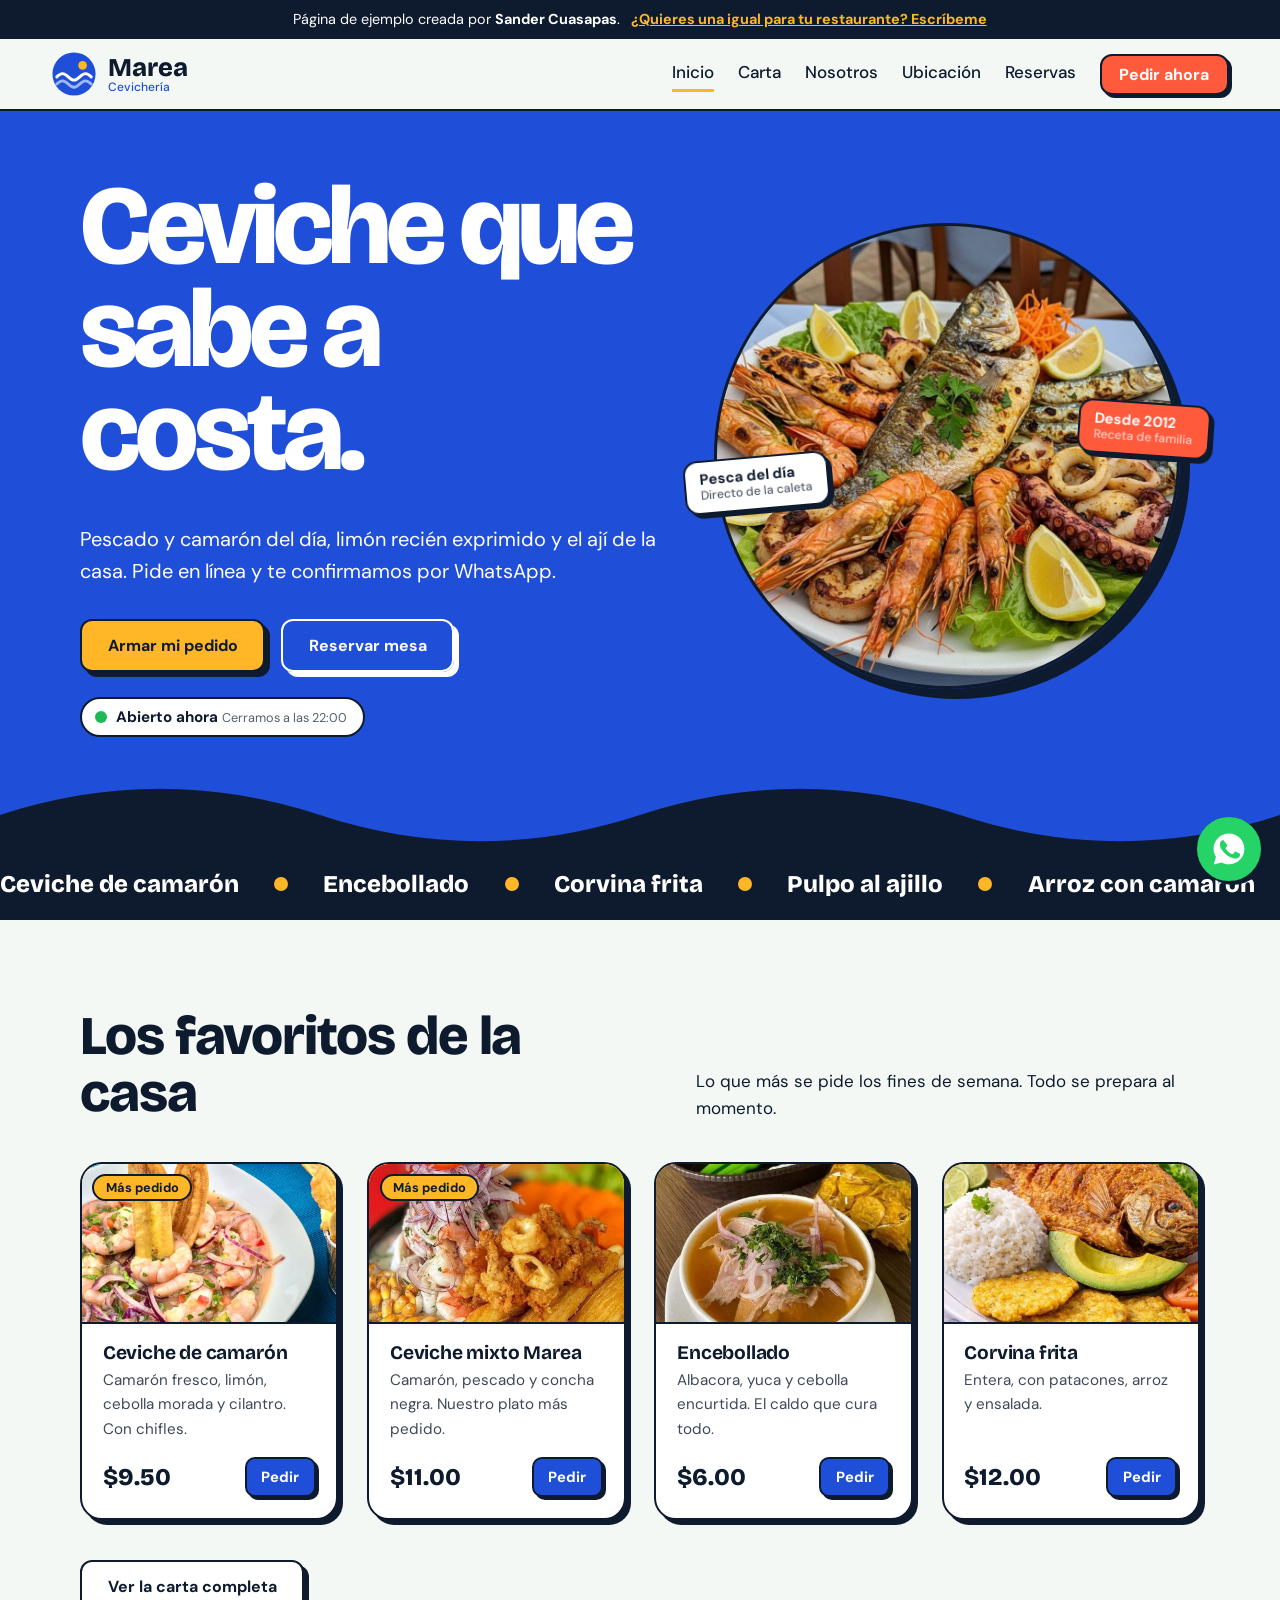
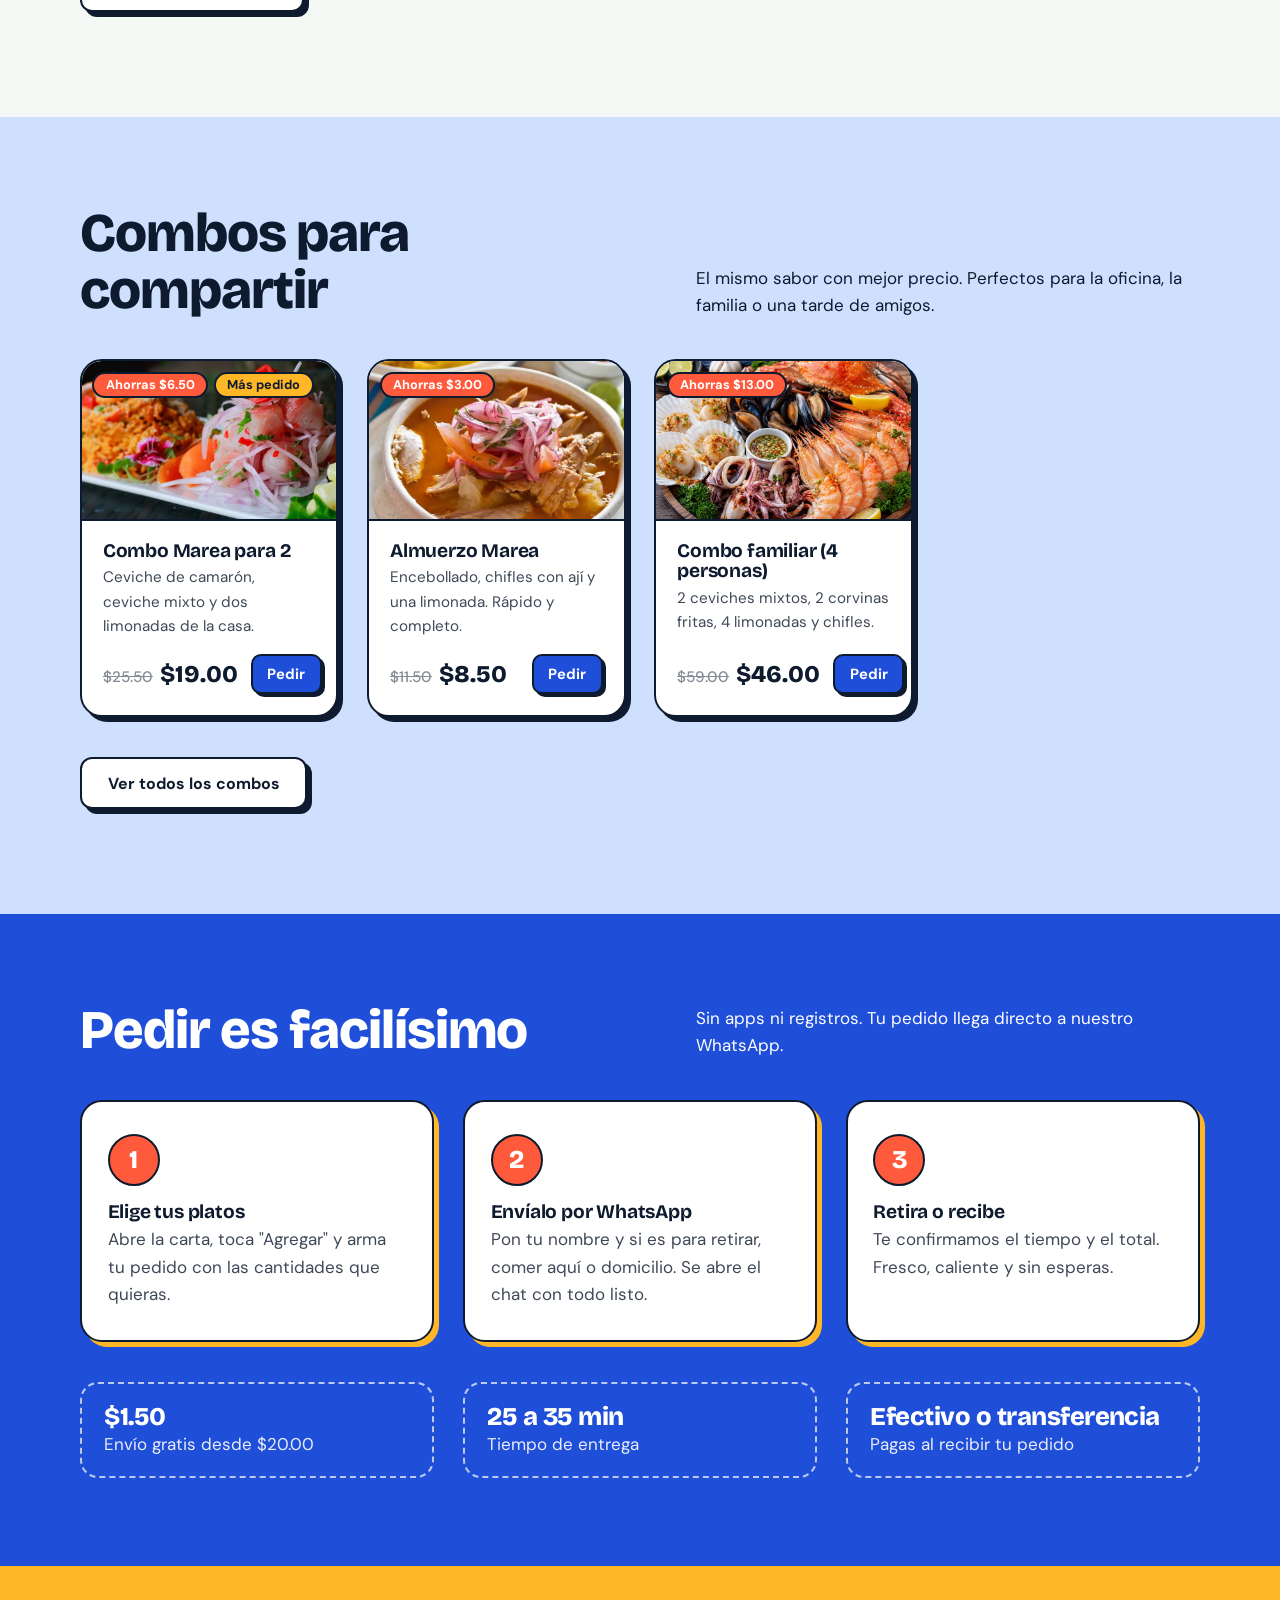
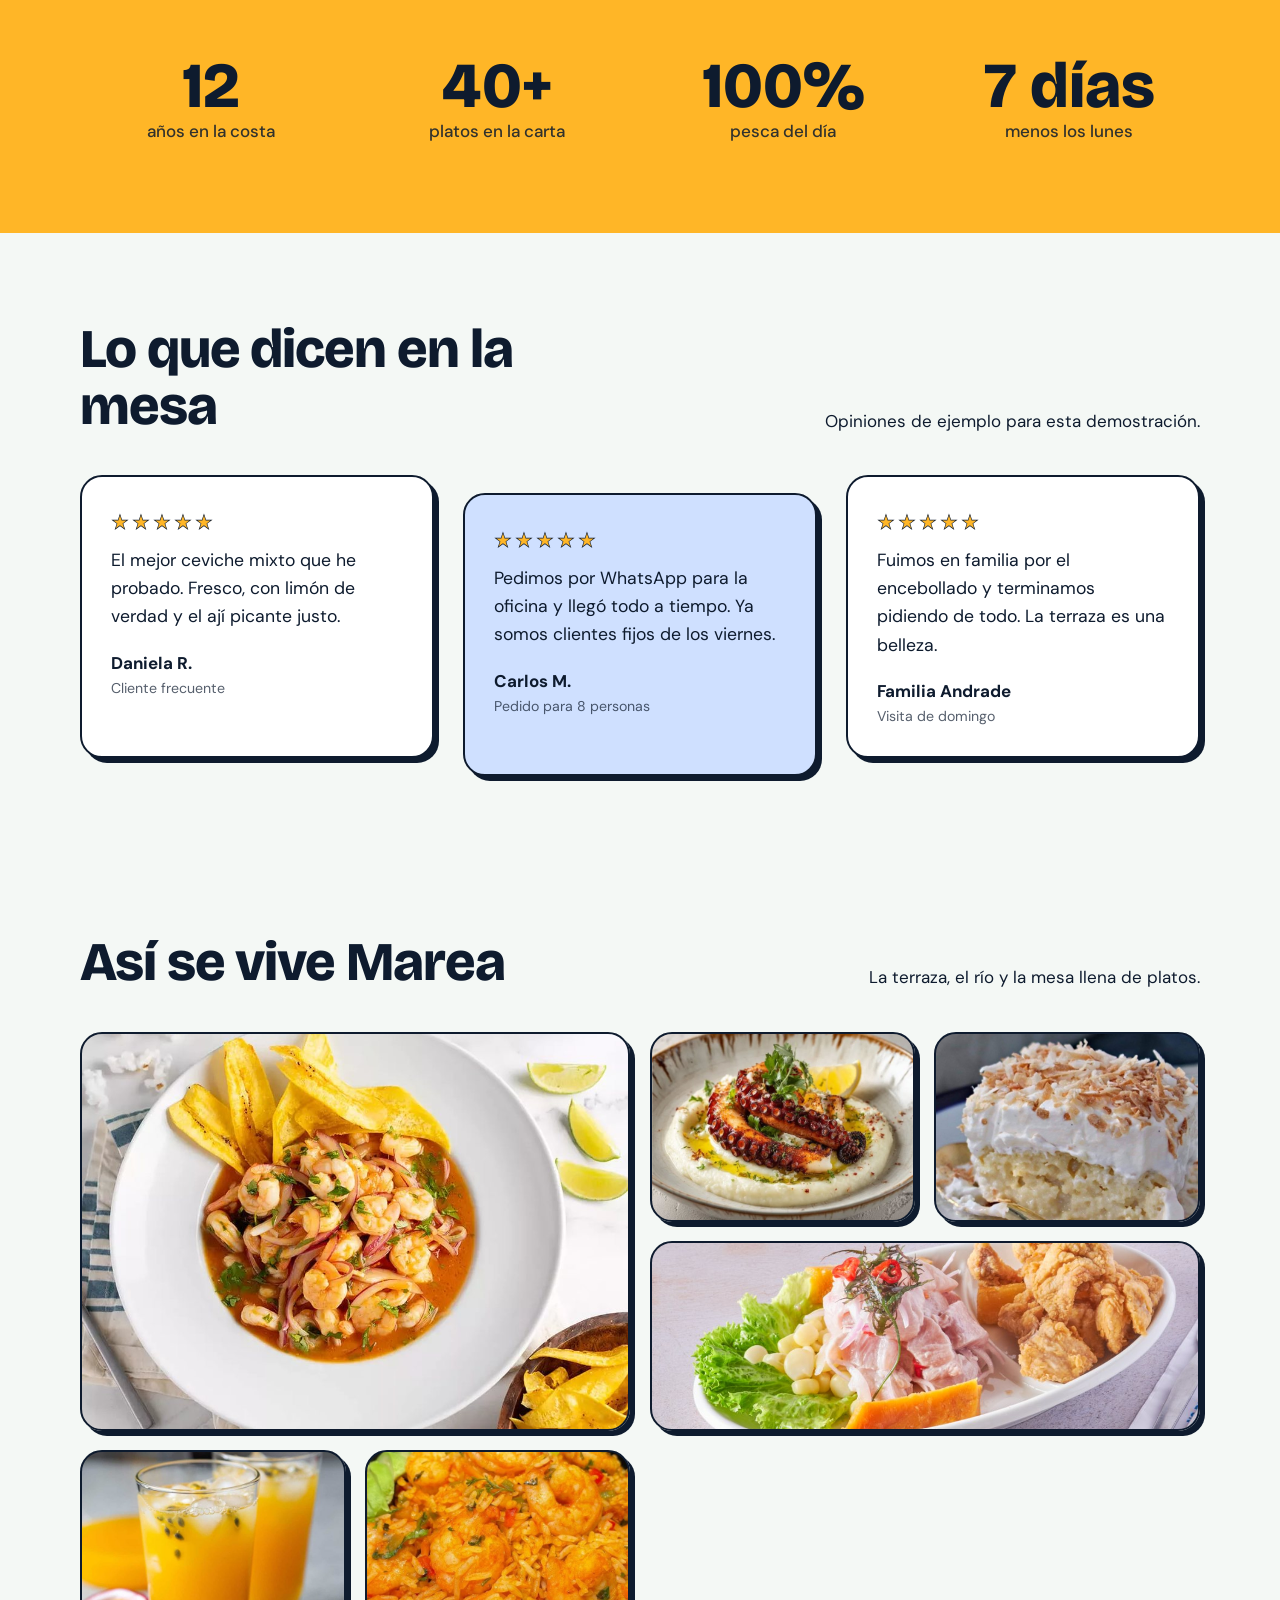
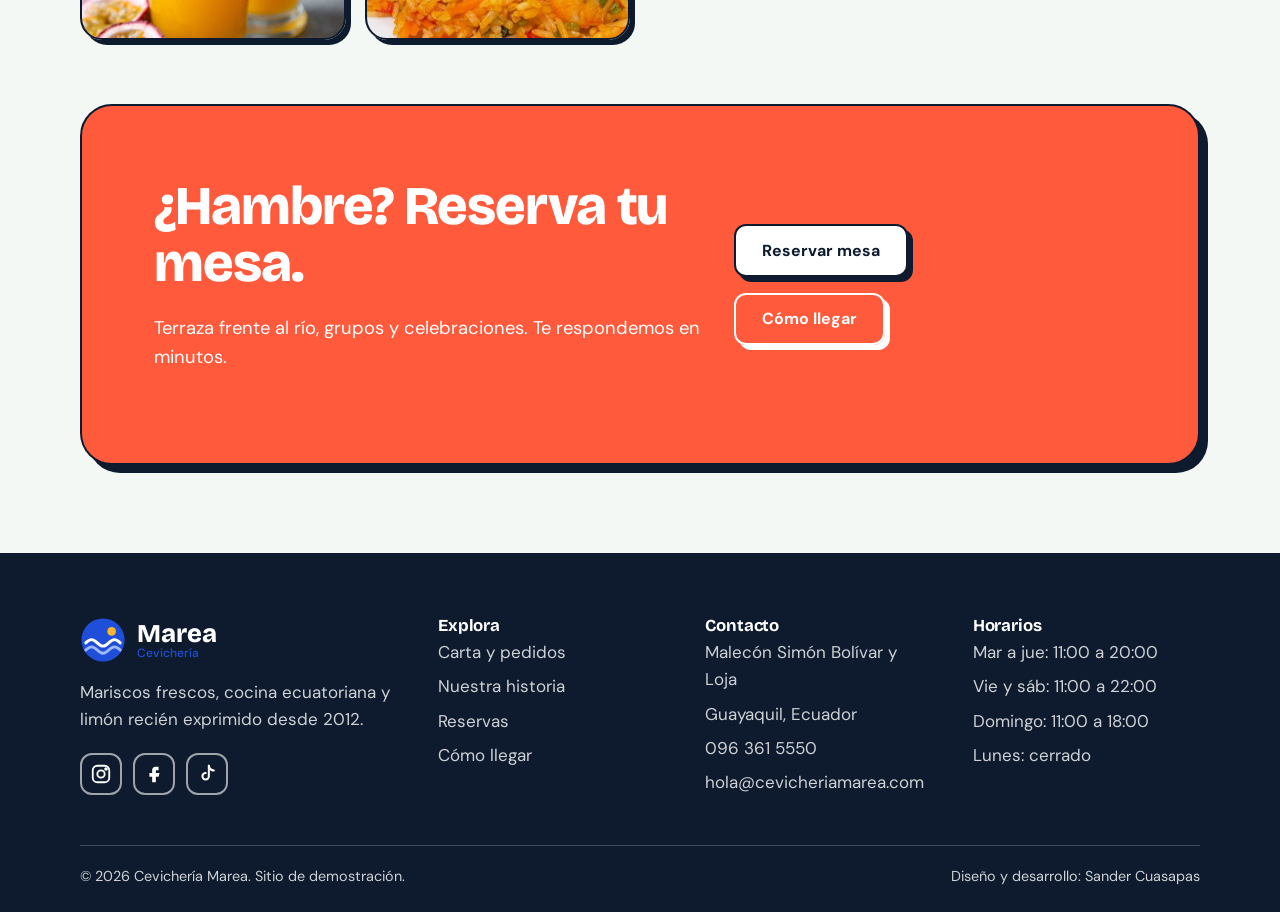
<file: index.html>
<!DOCTYPE html>
<html lang="es">
<head>
<meta charset="UTF-8">
<meta name="viewport" content="width=device-width, initial-scale=1">
<meta name="theme-color" content="#1F4FD8">
<title>Cevichería Marea | Ceviche y mariscos frescos</title>
<meta name="description" content="Cevichería Marea: ceviches, encebollado y mariscos del día. Pide por WhatsApp o reserva tu mesa.">
<meta property="og:title" content="Cevichería Marea | Ceviche y mariscos frescos">
<meta property="og:description" content="Ceviches, encebollado y mariscos del día. Pide por WhatsApp con domicilio o reserva tu mesa frente al río.">
<meta property="og:type" content="restaurant">
<meta property="og:locale" content="es_EC">
<link rel="icon" href="logo.svg" type="image/svg+xml">
<script type="application/ld+json">
{"@context":"https://schema.org","@type":"Restaurant","name":"Cevichería Marea","servesCuisine":["Ecuatoriana","Mariscos","Ceviches"],"priceRange":"$$","telephone":"+593963615550","email":"hola@cevicheriamarea.com","address":{"@type":"PostalAddress","streetAddress":"Malecón Simón Bolívar y Loja","addressLocality":"Guayaquil","addressCountry":"EC"},"openingHoursSpecification":[{"@type":"OpeningHoursSpecification","dayOfWeek":["Tuesday","Wednesday","Thursday"],"opens":"11:00","closes":"20:00"},{"@type":"OpeningHoursSpecification","dayOfWeek":["Friday","Saturday"],"opens":"11:00","closes":"22:00"},{"@type":"OpeningHoursSpecification","dayOfWeek":"Sunday","opens":"11:00","closes":"18:00"}],"acceptsReservations":"True","hasMenu":"carta.html"}
</script>
<link rel="preconnect" href="https://fonts.googleapis.com">
<link rel="preconnect" href="https://fonts.gstatic.com" crossorigin>
<link href="https://fonts.googleapis.com/css2?family=Bricolage+Grotesque:wght@500;700;800&family=DM+Sans:wght@400;500;700&display=swap" rel="stylesheet">
<link rel="stylesheet" href="style.css">
</head>
<body>
<div class="demo-bar">Página de ejemplo creada por <strong>Sander Cuasapas</strong>. <a href="#" data-wa-contacto>¿Quieres una igual para tu restaurante? Escríbeme</a></div>
<header class="site-header">
  <a href="index.html" class="brand" aria-label="Cevichería Marea, inicio">
    <svg class="logo" viewBox="0 0 64 64" aria-hidden="true"><circle cx="32" cy="32" r="30" fill="#1F4FD8"/><circle cx="44" cy="20" r="6" fill="#FFB627"/><path d="M8 36c6-6 10-6 16 0s10 6 16 0 10-6 16 0" fill="none" stroke="#fff" stroke-width="4" stroke-linecap="round"/><path d="M8 46c6-6 10-6 16 0s10 6 16 0 10-6 16 0" fill="none" stroke="#9FB8FF" stroke-width="4" stroke-linecap="round"/></svg>
    <span class="brand-name">Marea<small>Cevichería</small></span>
  </a>
  <button class="menu-toggle" aria-expanded="false" aria-controls="nav">Menú</button>
  <nav id="nav" class="nav">
    <a href="index.html" aria-current="page">Inicio</a>
    <a href="carta.html">Carta</a>
    <a href="nosotros.html">Nosotros</a>
    <a href="ubicacion.html">Ubicación</a>
    <a href="reservas.html">Reservas</a>
    <a href="carta.html#carta" class="btn btn-small">Pedir ahora</a>
  </nav>
</header>

<main>
<section class="hero">
  <div class="hero-inner">
    <div>
      <h1>Ceviche que sabe a costa.</h1>
      <p>Pescado y camarón del día, limón recién exprimido y el ají de la casa. Pide en línea y te confirmamos por WhatsApp.</p>
      <div class="hero-actions">
        <a class="btn btn-mango" href="carta.html#carta">Armar mi pedido</a>
        <a class="btn btn-ghost" href="reservas.html">Reservar mesa</a>
      </div>
      <span class="open-pill"><i></i><span><b>Revisando horario</b></span></span>
    </div>
    <div class="hero-art" data-foto="img/hero.jpg">
      <svg class="bowl" viewBox="0 0 420 390" role="img" aria-label="Plato de ceviche">
<ellipse cx="210" cy="362" rx="150" ry="16" fill="#0E1B2E" opacity=".25"/>
<g stroke="#0E1B2E" stroke-width="5" stroke-linejoin="round">
<rect x="22" y="118" width="84" height="28" rx="14" fill="#FFD25E" transform="rotate(-28 64 132)"/>
<rect x="34" y="158" width="78" height="26" rx="13" fill="#FFB627" transform="rotate(12 73 171)"/>
<path d="M62 196c0-86 66-130 148-130s148 44 148 130z" fill="#FFE3C6"/>
</g>
<g fill="none" stroke-linecap="round">
<path d="M118 160c-12-34 22-58 50-44 24 12 18 44-6 52" stroke="#0E1B2E" stroke-width="32"/>
<path d="M118 160c-12-34 22-58 50-44 24 12 18 44-6 52" stroke="#FF5A3C" stroke-width="22"/>
<path d="M232 128c-8-28 20-46 44-34 22 10 18 38-2 46" stroke="#0E1B2E" stroke-width="30"/>
<path d="M232 128c-8-28 20-46 44-34 22 10 18 38-2 46" stroke="#FF7A5C" stroke-width="20"/>
<path d="M170 100c20-14 44-8 54 8M262 168c18-12 40-6 52 10M96 120c10-10 24-12 34-6" stroke="#8E3B8E" stroke-width="9"/>
</g>
<g fill="#4CAF50" stroke="#0E1B2E" stroke-width="3"><ellipse cx="200" cy="150" rx="12" ry="6" transform="rotate(-30 200 150)"/><ellipse cx="150" cy="96" rx="11" ry="5" transform="rotate(25 150 96)"/><ellipse cx="300" cy="150" rx="12" ry="6" transform="rotate(20 300 150)"/><ellipse cx="248" cy="82" rx="10" ry="5" transform="rotate(-15 248 82)"/></g>
<g stroke="#0E1B2E" stroke-width="5" stroke-linejoin="round">
<path d="M42 186h336c4 0 8 4 8 10s-4 10-8 10H42c-4 0-8-4-8-10s4-10 8-10z" fill="#fff"/>
<path d="M50 206h320c0 96-72 152-160 152S50 302 50 206z" fill="#fff"/>
</g>
<path d="M82 252c19-14 38-14 57 0s38 14 57 0 38-14 57 0 38 14 57 0" fill="none" stroke="#1F4FD8" stroke-width="8" stroke-linecap="round"/>
<path d="M104 292c17-12 34-12 51 0s34 12 51 0 34-12 51 0" fill="none" stroke="#9FB8FF" stroke-width="8" stroke-linecap="round"/>
<g transform="rotate(18 340 170)" stroke="#0E1B2E" stroke-width="5" stroke-linejoin="round">
<path d="M290 190a52 52 0 0 1 104 0z" fill="#9BD65B"/><path d="M302 188a40 40 0 0 1 80 0z" fill="#E8F7C0" stroke-width="3"/>
<path d="M342 188v-38M342 188l-26-28M342 188l26-28" stroke-width="3" fill="none"/></g>
</svg>
      <div class="sticker s1">Pesca del día<small>Directo de la caleta</small></div>
      <div class="sticker s2">Desde 2012<small>Receta de familia</small></div>
    </div>
  </div>
  <svg class="wave-bottom" viewBox="0 0 1440 70" preserveAspectRatio="none" aria-hidden="true"><path d="M0 35c120-35 240-35 360 0s240 35 360 0 240-35 360 0 240 35 360 0V70H0z" fill="#0E1B2E"/></svg>
</section>

<div class="marquee" aria-hidden="true"><div class="marquee-track">
  <span>Ceviche de camarón</span><span>Encebollado</span><span>Corvina frita</span><span>Pulpo al ajillo</span><span>Arroz con camarón</span><span>Limonada de la casa</span>
  <span>Ceviche de camarón</span><span>Encebollado</span><span>Corvina frita</span><span>Pulpo al ajillo</span><span>Arroz con camarón</span><span>Limonada de la casa</span>
</div></div>

<section class="section">
  <div class="container">
    <div class="section-head">
      <h2>Los favoritos de la casa</h2>
      <p>Lo que más se pide los fines de semana. Todo se prepara al momento.</p>
    </div>
    <div class="dishes" id="favoritos"></div>
    <p style="margin-top:2.5rem"><a class="btn btn-light" href="carta.html">Ver la carta completa</a></p>
  </div>
</section>

<section class="section bg-sky">
  <div class="container">
    <div class="section-head">
      <h2>Combos para compartir</h2>
      <p>El mismo sabor con mejor precio. Perfectos para la oficina, la familia o una tarde de amigos.</p>
    </div>
    <div class="dishes" id="combos-home"></div>
    <p style="margin-top:2.5rem"><a class="btn btn-light" href="carta.html#combos">Ver todos los combos</a></p>
  </div>
</section>

<section class="section bg-cobalt">
  <div class="container">
    <div class="section-head"><h2>Pedir es facilísimo</h2><p>Sin apps ni registros. Tu pedido llega directo a nuestro WhatsApp.</p></div>
    <div class="steps">
      <div class="step"><h3>Elige tus platos</h3><p>Abre la carta, toca "Agregar" y arma tu pedido con las cantidades que quieras.</p></div>
      <div class="step"><h3>Envíalo por WhatsApp</h3><p>Pon tu nombre y si es para retirar, comer aquí o domicilio. Se abre el chat con todo listo.</p></div>
      <div class="step"><h3>Retira o recibe</h3><p>Te confirmamos el tiempo y el total. Fresco, caliente y sin esperas.</p></div>
    </div>
    <ul class="perks">
      <li><strong id="perk-envio">$1.50</strong><span id="perk-gratis">Domicilio</span></li>
      <li><strong id="perk-tiempo">25 a 35 min</strong><span>Tiempo de entrega</span></li>
      <li><strong>Efectivo o transferencia</strong><span>Pagas al recibir tu pedido</span></li>
    </ul>
  </div>
</section>

<section class="section bg-mango">
  <div class="container stats">
    <div><strong>12</strong><span>años en la costa</span></div>
    <div><strong>40+</strong><span>platos en la carta</span></div>
    <div><strong>100%</strong><span>pesca del día</span></div>
    <div><strong>7 días</strong><span>menos los lunes</span></div>
  </div>
</section>

<section class="section">
  <div class="container">
    <div class="section-head"><h2>Lo que dicen en la mesa</h2><p>Opiniones de ejemplo para esta demostración.</p></div>
    <div class="quotes">
      <blockquote class="quote" style="margin:0"><div class="stars" role="img" aria-label="5 de 5 estrellas">★★★★★</div><p>El mejor ceviche mixto que he probado. Fresco, con limón de verdad y el ají picante justo.</p><footer>Daniela R.<small>Cliente frecuente</small></footer></blockquote>
      <blockquote class="quote" style="margin:0"><div class="stars" role="img" aria-label="5 de 5 estrellas">★★★★★</div><p>Pedimos por WhatsApp para la oficina y llegó todo a tiempo. Ya somos clientes fijos de los viernes.</p><footer>Carlos M.<small>Pedido para 8 personas</small></footer></blockquote>
      <blockquote class="quote" style="margin:0"><div class="stars" role="img" aria-label="5 de 5 estrellas">★★★★★</div><p>Fuimos en familia por el encebollado y terminamos pidiendo de todo. La terraza es una belleza.</p><footer>Familia Andrade<small>Visita de domingo</small></footer></blockquote>
    </div>
  </div>
</section>

<section class="section" style="padding-bottom:2rem" data-galeria hidden>
  <div class="container">
    <div class="section-head"><h2>Así se vive Marea</h2><p>La terraza, el río y la mesa llena de platos.</p></div>
    <div class="galeria">
      <figure class="g1" data-foto="img/g1.jpg"></figure>
      <figure data-foto="img/g2.jpg"></figure>
      <figure data-foto="img/g3.jpg"></figure>
      <figure class="g4" data-foto="img/g4.jpg"></figure>
      <figure data-foto="img/g5.jpg"></figure>
      <figure data-foto="img/g6.jpg"></figure>
    </div>
  </div>
</section>

<section class="section" style="padding-top:2rem">
  <div class="container">
    <div class="cta-band">
      <div><h2>¿Hambre? Reserva tu mesa.</h2><p>Terraza frente al río, grupos y celebraciones. Te respondemos en minutos.</p></div>
      <div class="cta-actions">
        <a class="btn btn-light" href="reservas.html">Reservar mesa</a>
        <a class="btn btn-ghost" href="ubicacion.html">Cómo llegar</a>
      </div>
    </div>
  </div>
</section>
</main>

<footer class="site-footer">
  <div class="container">
    <div class="foot-grid">
      <div class="foot-brand">
        <a href="index.html" class="brand"><svg class="logo" viewBox="0 0 64 64" aria-hidden="true"><circle cx="32" cy="32" r="30" fill="#1F4FD8"/><circle cx="44" cy="20" r="6" fill="#FFB627"/><path d="M8 36c6-6 10-6 16 0s10 6 16 0 10-6 16 0" fill="none" stroke="#fff" stroke-width="4" stroke-linecap="round"/><path d="M8 46c6-6 10-6 16 0s10 6 16 0 10-6 16 0" fill="none" stroke="#9FB8FF" stroke-width="4" stroke-linecap="round"/></svg><span class="brand-name">Marea<small>Cevichería</small></span></a>
        <p style="margin-top:1rem">Mariscos frescos, cocina ecuatoriana y limón recién exprimido desde 2012.</p>
        <div class="socials" data-redes></div>
      </div>
      <div><h3>Explora</h3><ul><li><a href="carta.html">Carta y pedidos</a></li><li><a href="nosotros.html">Nuestra historia</a></li><li><a href="reservas.html">Reservas</a></li><li><a href="ubicacion.html">Cómo llegar</a></li></ul></div>
      <div><h3>Contacto</h3><ul><li>Malecón Simón Bolívar y Loja</li><li>Guayaquil, Ecuador</li><li><a href="tel:+593963615550">096 361 5550</a></li><li><a href="mailto:hola@cevicheriamarea.com">hola@cevicheriamarea.com</a></li></ul></div>
      <div><h3>Horarios</h3><ul><li>Mar a jue: 11:00 a 20:00</li><li>Vie y sáb: 11:00 a 22:00</li><li>Domingo: 11:00 a 18:00</li><li>Lunes: cerrado</li></ul></div>
    </div>
    <div class="foot-bottom"><p>&copy; <span data-year>2026</span> Cevichería Marea. Sitio de demostración.</p><p>Diseño y desarrollo: Sander Cuasapas</p></div>
  </div>
</footer>
<a class="wa-float" data-wa="Hola, quiero hacer una consulta." aria-label="Escríbenos por WhatsApp"><svg viewBox="0 0 32 32" aria-hidden="true"><path d="M16 3C8.8 3 3 8.7 3 15.8c0 2.5.7 4.8 2 6.8L3.2 29l6.6-1.7c1.9 1 4 1.6 6.2 1.6 7.2 0 13-5.8 13-12.9S23.200 3 16 3z" fill="#fff"/><path d="M12 9.500c-.4-.8-.8-.8-1.200-.8-.3 0-.7 0-1.100.4-.4.400-1.400 1.400-1.400 3.400s1.500 3.900 1.700 4.200c.2.300 2.900 4.600 7.200 6.300 3.500 1.400 4.300 1.100 5 1 .8-.1 2.500-1 2.800-2 .4-1 .4-1.800.2-2-.1-.2-.4-.3-.8-.5l-2.600-1.200c-.4-.2-.7-.3-1 .2-.3.400-1.100 1.400-1.300 1.700-.3.300-.5.300-.9.100-.4-.2-1.700-.6-3.200-2-1.200-1.100-2-2.400-2.200-2.800-.2-.4 0-.6.200-.8l.6-.7c.2-.2.3-.4.400-.7.100-.3.100-.5 0-.7z" fill="#25D366"/></svg></a>
<script src="arte.js"></script>
<script src="script.js"></script>
</body>
</html>
</file>
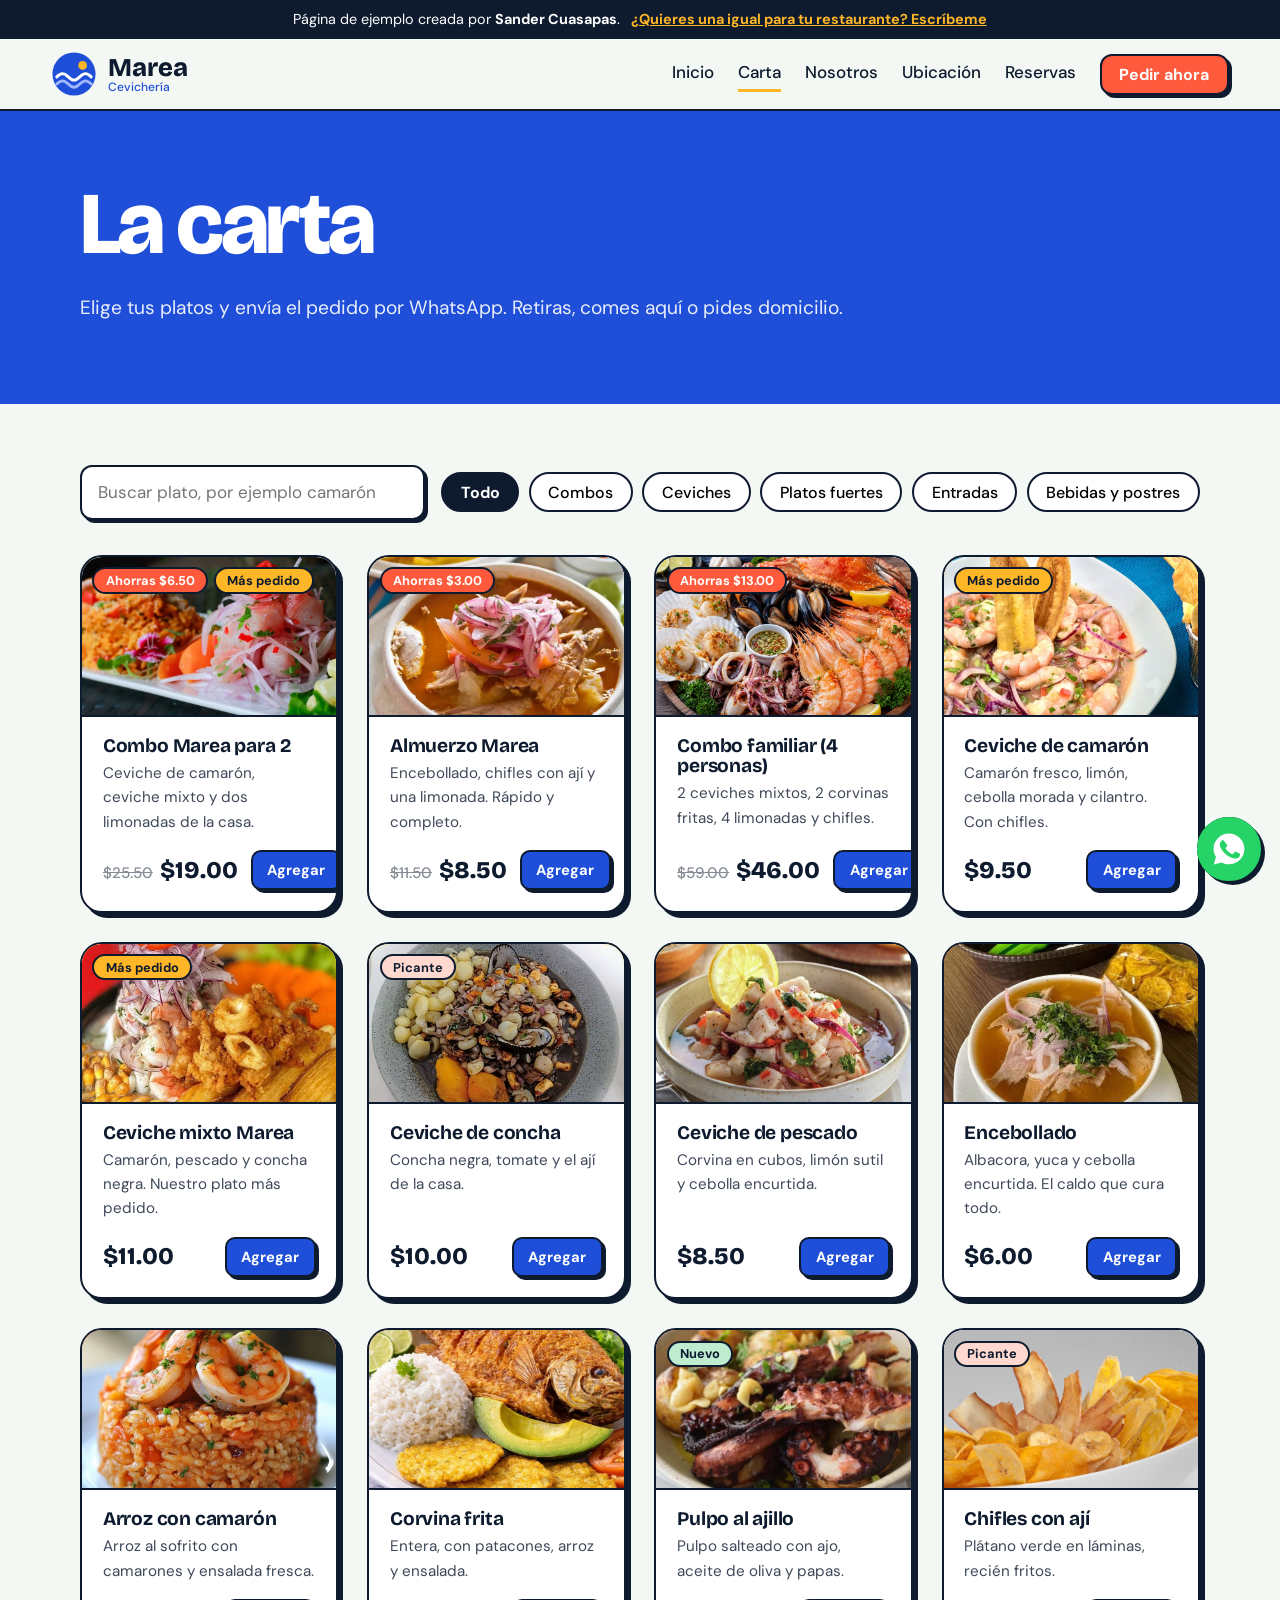
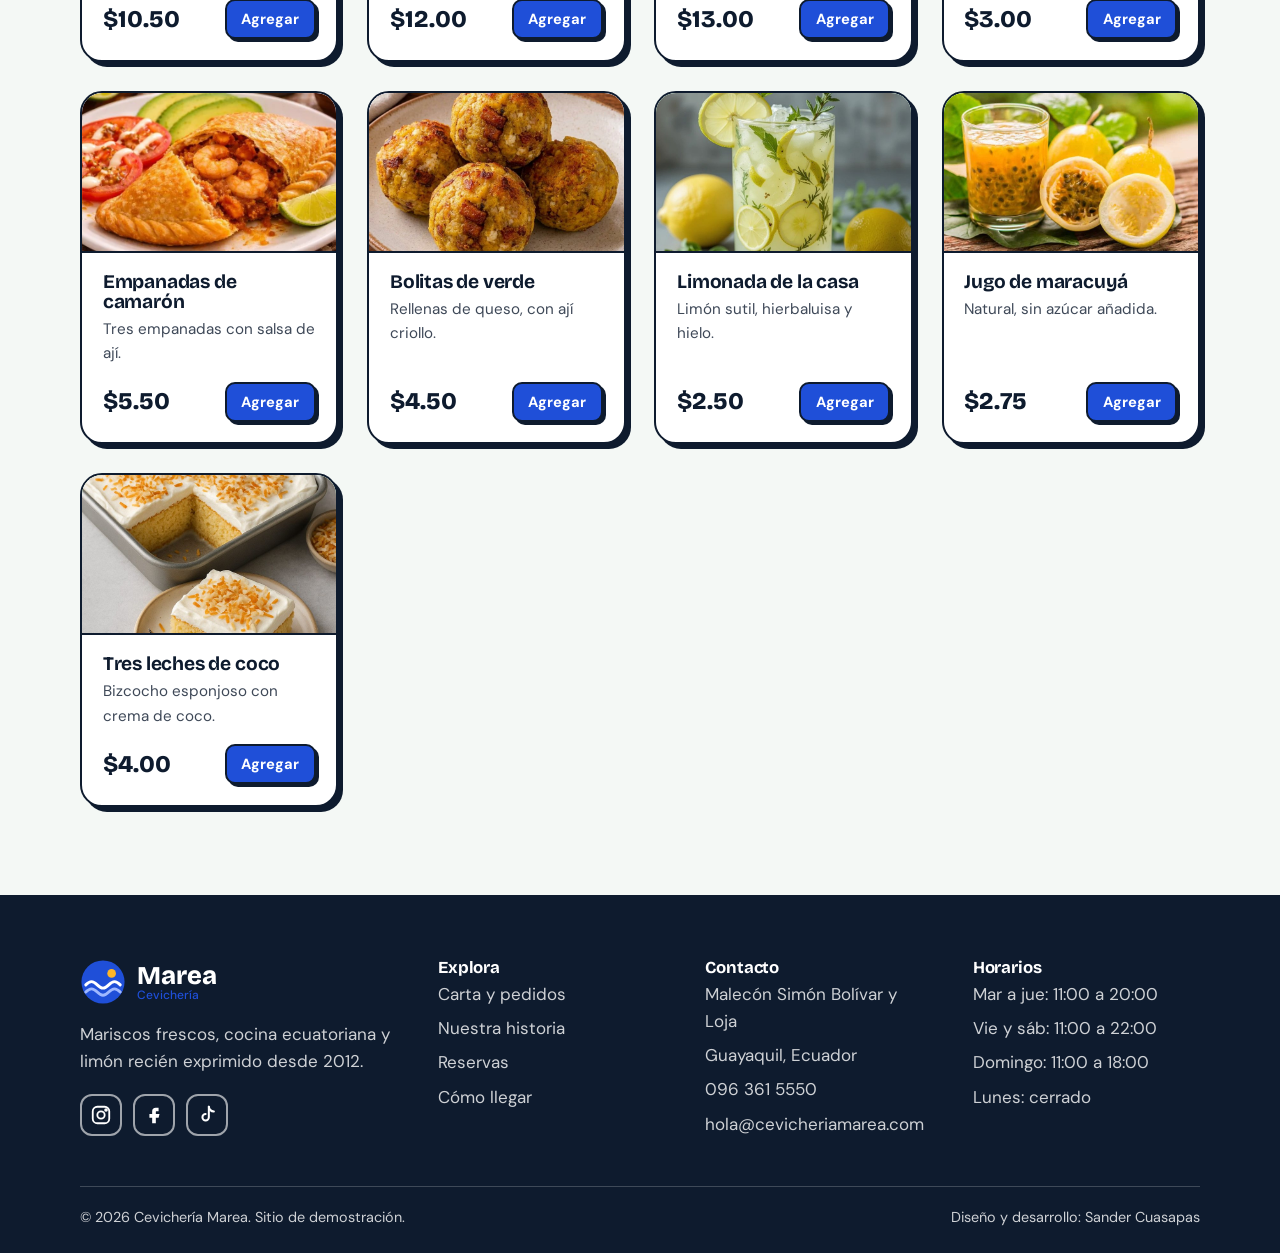
<file: carta.html>
<!DOCTYPE html>
<html lang="es">
<head>
<meta charset="UTF-8">
<meta name="viewport" content="width=device-width, initial-scale=1">
<meta name="theme-color" content="#1F4FD8">
<title>Carta y pedidos | Cevichería Marea</title>
<meta name="description" content="Mira la carta de Cevichería Marea y haz tu pedido en línea por WhatsApp.">
<link rel="icon" href="logo.svg" type="image/svg+xml">
<link rel="preconnect" href="https://fonts.googleapis.com">
<link rel="preconnect" href="https://fonts.gstatic.com" crossorigin>
<link href="https://fonts.googleapis.com/css2?family=Bricolage+Grotesque:wght@500;700;800&family=DM+Sans:wght@400;500;700&display=swap" rel="stylesheet">
<link rel="stylesheet" href="style.css">
</head>
<body>
<div class="demo-bar">Página de ejemplo creada por <strong>Sander Cuasapas</strong>. <a href="#" data-wa-contacto>¿Quieres una igual para tu restaurante? Escríbeme</a></div>
<header class="site-header">
  <a href="index.html" class="brand" aria-label="Cevichería Marea, inicio">
    <svg class="logo" viewBox="0 0 64 64" aria-hidden="true"><circle cx="32" cy="32" r="30" fill="#1F4FD8"/><circle cx="44" cy="20" r="6" fill="#FFB627"/><path d="M8 36c6-6 10-6 16 0s10 6 16 0 10-6 16 0" fill="none" stroke="#fff" stroke-width="4" stroke-linecap="round"/><path d="M8 46c6-6 10-6 16 0s10 6 16 0 10-6 16 0" fill="none" stroke="#9FB8FF" stroke-width="4" stroke-linecap="round"/></svg>
    <span class="brand-name">Marea<small>Cevichería</small></span>
  </a>
  <button class="menu-toggle" aria-expanded="false" aria-controls="nav">Menú</button>
  <nav id="nav" class="nav">
    <a href="index.html">Inicio</a>
    <a href="carta.html" aria-current="page">Carta</a>
    <a href="nosotros.html">Nosotros</a>
    <a href="ubicacion.html">Ubicación</a>
    <a href="reservas.html">Reservas</a>
    <a href="carta.html#carta" class="btn btn-small">Pedir ahora</a>
  </nav>
</header>

<main>
<section class="page-hero"><div class="container">
  <h1>La carta</h1>
  <p>Elige tus platos y envía el pedido por WhatsApp. Retiras, comes aquí o pides domicilio.</p>
</div></section>

<section class="section" id="carta" style="padding-top:3rem">
  <div class="container">
    <div class="toolbar">
      <div class="search"><input type="search" id="buscar" placeholder="Buscar plato, por ejemplo camarón" aria-label="Buscar plato"></div>
      <div class="chips" id="chips"></div>
    </div>
    <div class="dishes" id="carta-grid"></div>
    <p class="empty" id="empty">No encontramos ese plato. Prueba con otra palabra o escríbenos por WhatsApp.</p>
  </div>
</section>
</main>

<div class="cartbar" id="cartbar" hidden>
  <button id="open-cart" type="button"><b id="cart-count">0</b> <span>Ver mi pedido</span> <strong id="cart-total">$0.00</strong></button>
</div>
<div class="overlay" id="overlay"></div>
<aside class="drawer" id="drawer" aria-hidden="true" aria-label="Tu pedido">
  <div class="drawer-head"><h2>Tu pedido</h2><button class="close" id="close-cart" type="button">Cerrar</button></div>
  <div class="drawer-body">
    <ul class="lines" id="cart-lines"></ul>
    <form id="order-form" class="drawer-form" novalidate>
      <label>Tu nombre<input type="text" name="nombre" autocomplete="name"></label>
      <label>¿Cómo lo quieres?
        <select name="tipo"><option>Retiro en el local</option><option>Comer en el local</option><option>Domicilio</option></select>
      </label>
      <label id="dir-wrap" hidden>Dirección de entrega<input type="text" name="direccion" autocomplete="street-address" placeholder="Calle, número y una referencia"></label>
      <div class="envio-nota" id="envio-nota" hidden><span id="envio-texto"></span><div class="barra"><i id="envio-barra"></i></div></div>
      <label>Notas (opcional)<textarea name="notas" placeholder="Sin cebolla, el ají aparte, etc."></textarea></label>
      <p class="form-error" id="order-error" role="alert" hidden></p>
    </form>
  </div>
  <div class="drawer-foot">
    <div class="totals"><div><span>Subtotal</span><span id="cart-sub">$0.00</span></div><div id="row-envio" hidden><span>Envío</span><span id="cart-envio">$0.00</span></div></div>
    <div class="total"><span>Total</span><span id="cart-total-big">$0.00</span></div>
    <button class="btn btn-wa" type="submit" form="order-form" id="send-order">Enviar pedido por WhatsApp</button>
  </div>
</aside>

<footer class="site-footer">
  <div class="container">
    <div class="foot-grid">
      <div class="foot-brand">
        <a href="index.html" class="brand"><svg class="logo" viewBox="0 0 64 64" aria-hidden="true"><circle cx="32" cy="32" r="30" fill="#1F4FD8"/><circle cx="44" cy="20" r="6" fill="#FFB627"/><path d="M8 36c6-6 10-6 16 0s10 6 16 0 10-6 16 0" fill="none" stroke="#fff" stroke-width="4" stroke-linecap="round"/><path d="M8 46c6-6 10-6 16 0s10 6 16 0 10-6 16 0" fill="none" stroke="#9FB8FF" stroke-width="4" stroke-linecap="round"/></svg><span class="brand-name">Marea<small>Cevichería</small></span></a>
        <p style="margin-top:1rem">Mariscos frescos, cocina ecuatoriana y limón recién exprimido desde 2012.</p>
        <div class="socials" data-redes></div>
      </div>
      <div><h3>Explora</h3><ul><li><a href="carta.html">Carta y pedidos</a></li><li><a href="nosotros.html">Nuestra historia</a></li><li><a href="reservas.html">Reservas</a></li><li><a href="ubicacion.html">Cómo llegar</a></li></ul></div>
      <div><h3>Contacto</h3><ul><li>Malecón Simón Bolívar y Loja</li><li>Guayaquil, Ecuador</li><li><a href="tel:+593963615550">096 361 5550</a></li><li><a href="mailto:hola@cevicheriamarea.com">hola@cevicheriamarea.com</a></li></ul></div>
      <div><h3>Horarios</h3><ul><li>Mar a jue: 11:00 a 20:00</li><li>Vie y sáb: 11:00 a 22:00</li><li>Domingo: 11:00 a 18:00</li><li>Lunes: cerrado</li></ul></div>
    </div>
    <div class="foot-bottom"><p>&copy; <span data-year>2026</span> Cevichería Marea. Sitio de demostración.</p><p>Diseño y desarrollo: Sander Cuasapas</p></div>
  </div>
</footer>
<a class="wa-float" data-wa="Hola, quiero hacer una consulta." aria-label="Escríbenos por WhatsApp"><svg viewBox="0 0 32 32" aria-hidden="true"><path d="M16 3C8.8 3 3 8.7 3 15.8c0 2.5.7 4.8 2 6.8L3.2 29l6.6-1.7c1.9 1 4 1.6 6.2 1.6 7.2 0 13-5.8 13-12.9S23.200 3 16 3z" fill="#fff"/><path d="M12 9.500c-.4-.8-.8-.8-1.200-.8-.3 0-.7 0-1.100.4-.4.400-1.400 1.400-1.400 3.400s1.500 3.900 1.700 4.200c.2.300 2.900 4.600 7.200 6.300 3.500 1.400 4.300 1.100 5 1 .8-.1 2.500-1 2.800-2 .4-1 .4-1.800.2-2-.1-.2-.4-.3-.8-.5l-2.600-1.200c-.4-.2-.7-.3-1 .2-.3.400-1.100 1.400-1.300 1.700-.3.300-.5.300-.9.100-.4-.2-1.700-.6-3.200-2-1.200-1.100-2-2.400-2.200-2.800-.2-.4 0-.6.200-.8l.6-.7c.2-.2.3-.4.400-.7.100-.3.100-.5 0-.7z" fill="#25D366"/></svg></a>
<script src="arte.js"></script>
<script src="script.js"></script>
</body>
</html>
</file>
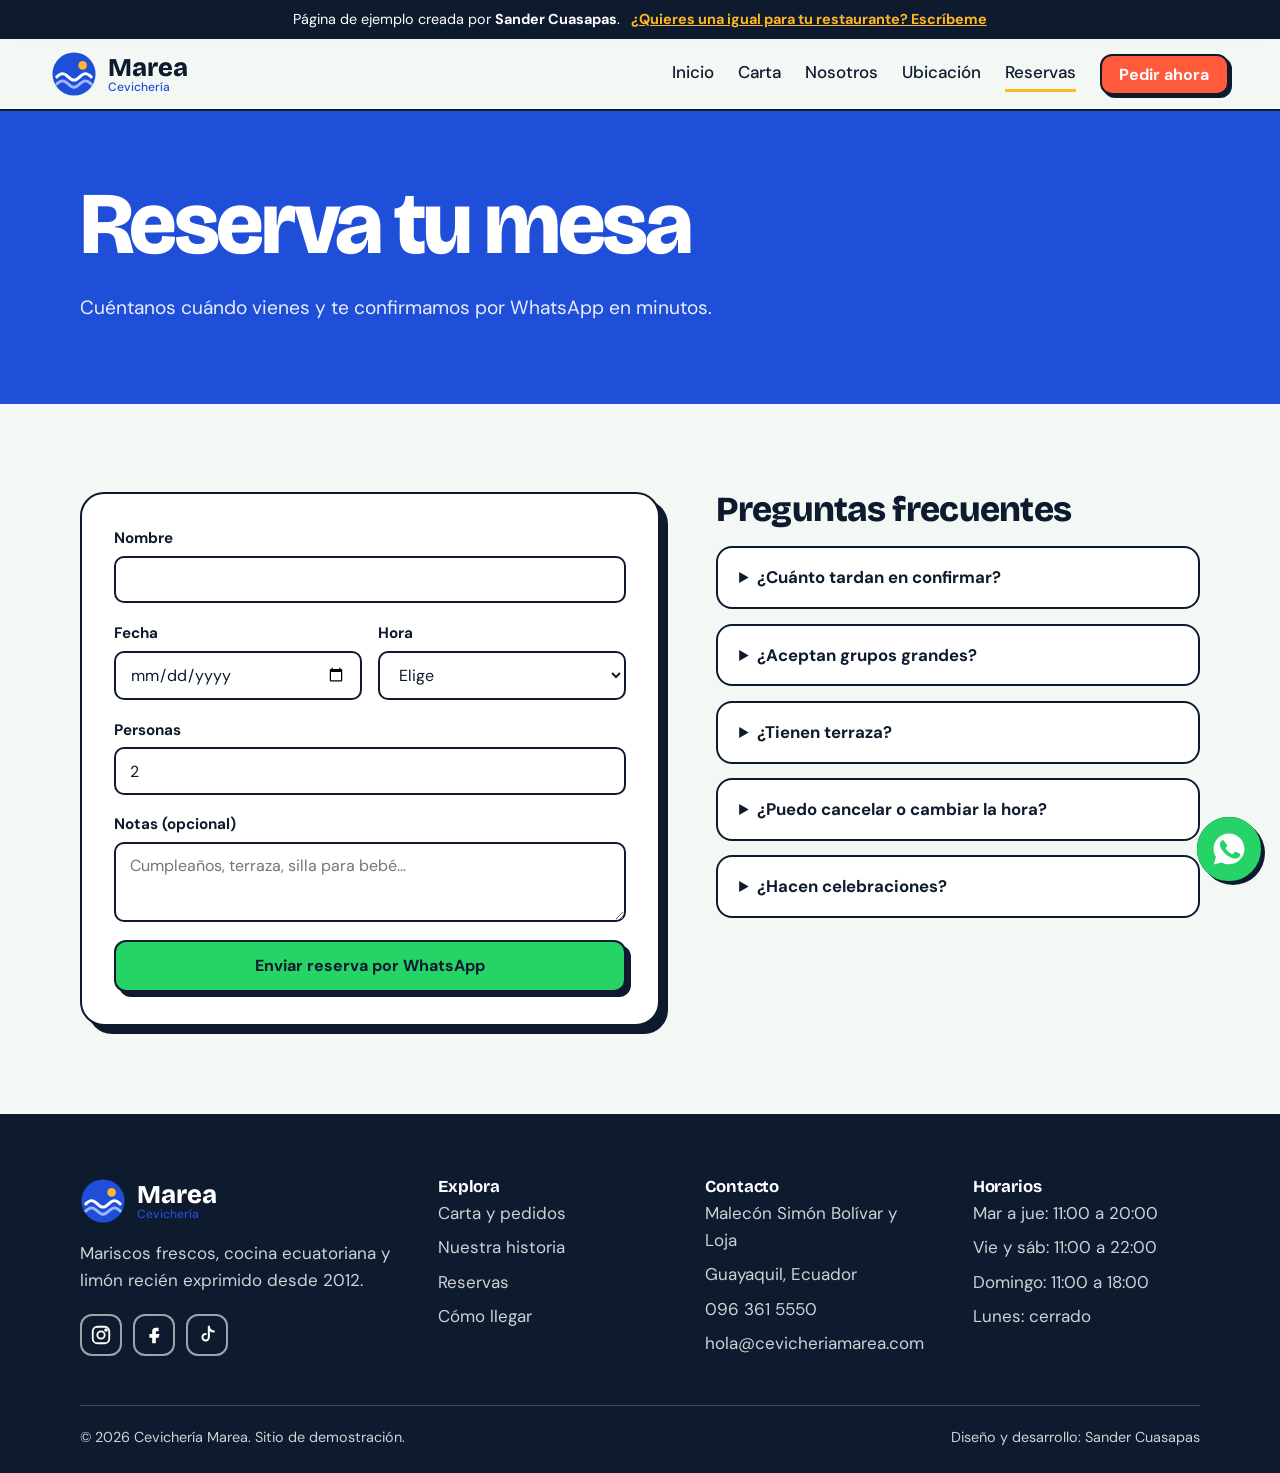
<file: reservas.html>
<!DOCTYPE html>
<html lang="es">
<head>
<meta charset="UTF-8">
<meta name="viewport" content="width=device-width, initial-scale=1">
<meta name="theme-color" content="#1F4FD8">
<title>Reservas | Cevichería Marea</title>
<meta name="description" content="Reserva tu mesa en Cevichería Marea. Te confirmamos por WhatsApp.">
<link rel="icon" href="logo.svg" type="image/svg+xml">
<link rel="preconnect" href="https://fonts.googleapis.com">
<link rel="preconnect" href="https://fonts.gstatic.com" crossorigin>
<link href="https://fonts.googleapis.com/css2?family=Bricolage+Grotesque:wght@500;700;800&family=DM+Sans:wght@400;500;700&display=swap" rel="stylesheet">
<link rel="stylesheet" href="style.css">
</head>
<body>
<div class="demo-bar">Página de ejemplo creada por <strong>Sander Cuasapas</strong>. <a href="#" data-wa-contacto>¿Quieres una igual para tu restaurante? Escríbeme</a></div>
<header class="site-header">
  <a href="index.html" class="brand" aria-label="Cevichería Marea, inicio">
    <svg class="logo" viewBox="0 0 64 64" aria-hidden="true"><circle cx="32" cy="32" r="30" fill="#1F4FD8"/><circle cx="44" cy="20" r="6" fill="#FFB627"/><path d="M8 36c6-6 10-6 16 0s10 6 16 0 10-6 16 0" fill="none" stroke="#fff" stroke-width="4" stroke-linecap="round"/><path d="M8 46c6-6 10-6 16 0s10 6 16 0 10-6 16 0" fill="none" stroke="#9FB8FF" stroke-width="4" stroke-linecap="round"/></svg>
    <span class="brand-name">Marea<small>Cevichería</small></span>
  </a>
  <button class="menu-toggle" aria-expanded="false" aria-controls="nav">Menú</button>
  <nav id="nav" class="nav">
    <a href="index.html">Inicio</a>
    <a href="carta.html">Carta</a>
    <a href="nosotros.html">Nosotros</a>
    <a href="ubicacion.html">Ubicación</a>
    <a href="reservas.html" aria-current="page">Reservas</a>
    <a href="carta.html#carta" class="btn btn-small">Pedir ahora</a>
  </nav>
</header>

<main>
<section class="page-hero"><div class="container">
  <h1>Reserva tu mesa</h1>
  <p>Cuéntanos cuándo vienes y te confirmamos por WhatsApp en minutos.</p>
</div></section>

<section class="section"><div class="container split" style="align-items:start">
  <form id="reserva-form" class="form-card" novalidate>
    <label>Nombre<input type="text" name="nombre" autocomplete="name"></label>
    <div class="row">
      <label>Fecha<input type="date" name="fecha"></label>
      <label>Hora<select name="hora"><option value="">Elige</option><option>12:00</option><option>13:00</option><option>14:00</option><option>18:00</option><option>19:00</option><option>20:00</option></select></label>
    </div>
    <label>Personas<input type="number" name="personas" min="1" max="30" value="2"></label>
    <label>Notas (opcional)<textarea name="notas" placeholder="Cumpleaños, terraza, silla para bebé..."></textarea></label>
    <p class="form-error" id="form-error" role="alert" hidden></p>
    <button class="btn btn-wa" type="submit">Enviar reserva por WhatsApp</button>
  </form>
  <div class="faq">
    <h2 style="font-size:2.2rem">Preguntas frecuentes</h2>
    <details><summary>¿Cuánto tardan en confirmar?</summary><p>Casi siempre en menos de 10 minutos dentro del horario de atención.</p></details>
    <details><summary>¿Aceptan grupos grandes?</summary><p>Sí, hasta 30 personas. Para grupos de más de 10 escríbenos con un día de anticipación.</p></details>
    <details><summary>¿Tienen terraza?</summary><p>Sí, con vista al río. Indícalo en las notas y la apartamos si hay lugar.</p></details>
    <details><summary>¿Puedo cancelar o cambiar la hora?</summary><p>Claro. Avísanos por el mismo chat de WhatsApp.</p></details>
    <details><summary>¿Hacen celebraciones?</summary><p>Sí. Cumpleaños, reuniones de oficina y aniversarios. Cuéntanos qué necesitas.</p></details>
  </div>
</div></section>
</main>

<footer class="site-footer">
  <div class="container">
    <div class="foot-grid">
      <div class="foot-brand">
        <a href="index.html" class="brand"><svg class="logo" viewBox="0 0 64 64" aria-hidden="true"><circle cx="32" cy="32" r="30" fill="#1F4FD8"/><circle cx="44" cy="20" r="6" fill="#FFB627"/><path d="M8 36c6-6 10-6 16 0s10 6 16 0 10-6 16 0" fill="none" stroke="#fff" stroke-width="4" stroke-linecap="round"/><path d="M8 46c6-6 10-6 16 0s10 6 16 0 10-6 16 0" fill="none" stroke="#9FB8FF" stroke-width="4" stroke-linecap="round"/></svg><span class="brand-name">Marea<small>Cevichería</small></span></a>
        <p style="margin-top:1rem">Mariscos frescos, cocina ecuatoriana y limón recién exprimido desde 2012.</p>
        <div class="socials" data-redes></div>
      </div>
      <div><h3>Explora</h3><ul><li><a href="carta.html">Carta y pedidos</a></li><li><a href="nosotros.html">Nuestra historia</a></li><li><a href="reservas.html">Reservas</a></li><li><a href="ubicacion.html">Cómo llegar</a></li></ul></div>
      <div><h3>Contacto</h3><ul><li>Malecón Simón Bolívar y Loja</li><li>Guayaquil, Ecuador</li><li><a href="tel:+593963615550">096 361 5550</a></li><li><a href="mailto:hola@cevicheriamarea.com">hola@cevicheriamarea.com</a></li></ul></div>
      <div><h3>Horarios</h3><ul><li>Mar a jue: 11:00 a 20:00</li><li>Vie y sáb: 11:00 a 22:00</li><li>Domingo: 11:00 a 18:00</li><li>Lunes: cerrado</li></ul></div>
    </div>
    <div class="foot-bottom"><p>&copy; <span data-year>2026</span> Cevichería Marea. Sitio de demostración.</p><p>Diseño y desarrollo: Sander Cuasapas</p></div>
  </div>
</footer>
<a class="wa-float" data-wa="Hola, quiero hacer una consulta." aria-label="Escríbenos por WhatsApp"><svg viewBox="0 0 32 32" aria-hidden="true"><path d="M16 3C8.8 3 3 8.7 3 15.8c0 2.5.7 4.8 2 6.8L3.2 29l6.6-1.7c1.9 1 4 1.6 6.2 1.6 7.2 0 13-5.8 13-12.9S23.200 3 16 3z" fill="#fff"/><path d="M12 9.500c-.4-.8-.8-.8-1.200-.8-.3 0-.7 0-1.100.4-.4.400-1.400 1.400-1.400 3.400s1.500 3.900 1.700 4.200c.2.300 2.900 4.600 7.200 6.300 3.500 1.400 4.300 1.100 5 1 .8-.1 2.500-1 2.800-2 .4-1 .4-1.800.2-2-.1-.2-.4-.3-.8-.5l-2.600-1.200c-.4-.2-.7-.3-1 .2-.3.400-1.100 1.400-1.300 1.700-.3.300-.5.300-.9.100-.4-.2-1.700-.6-3.200-2-1.200-1.100-2-2.400-2.200-2.800-.2-.4 0-.6.200-.8l.6-.7c.2-.2.3-.4.400-.7.100-.3.100-.5 0-.7z" fill="#25D366"/></svg></a>
<script src="script.js"></script>
</body>
</html>
</file>
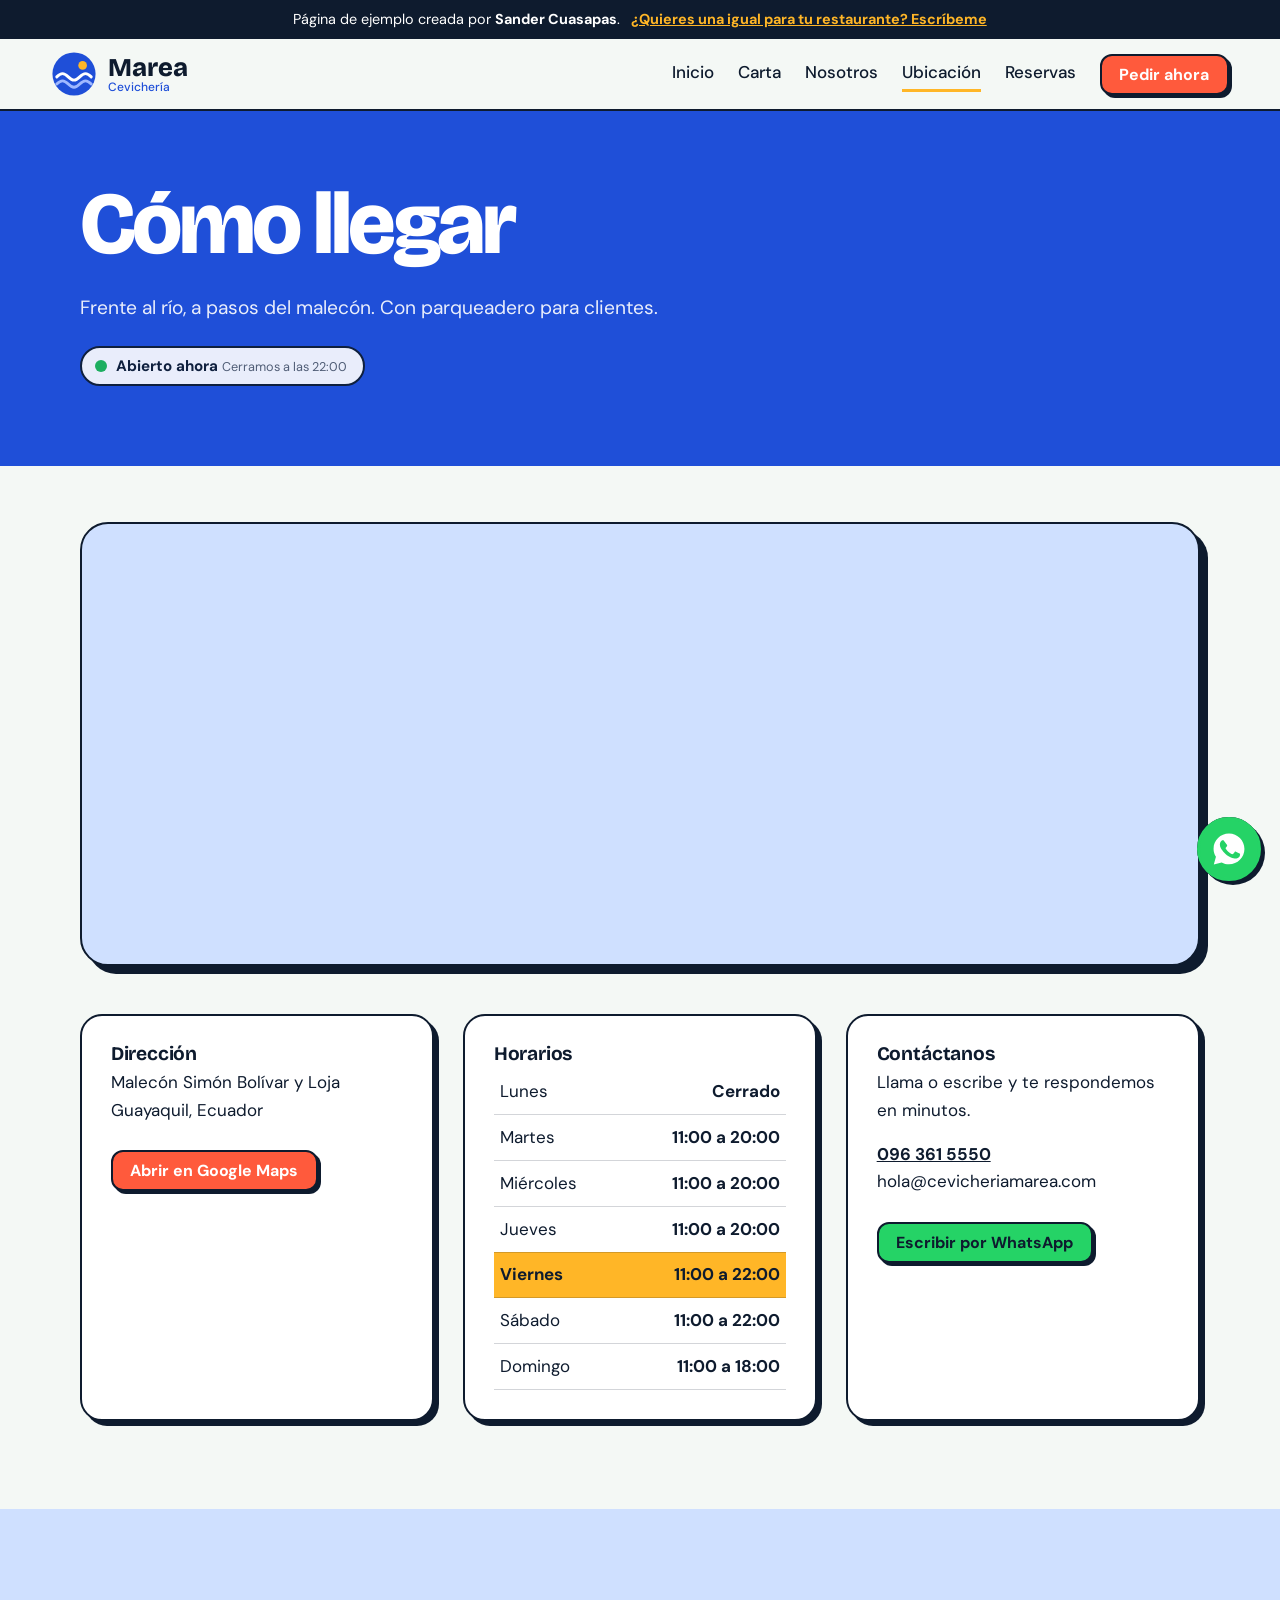
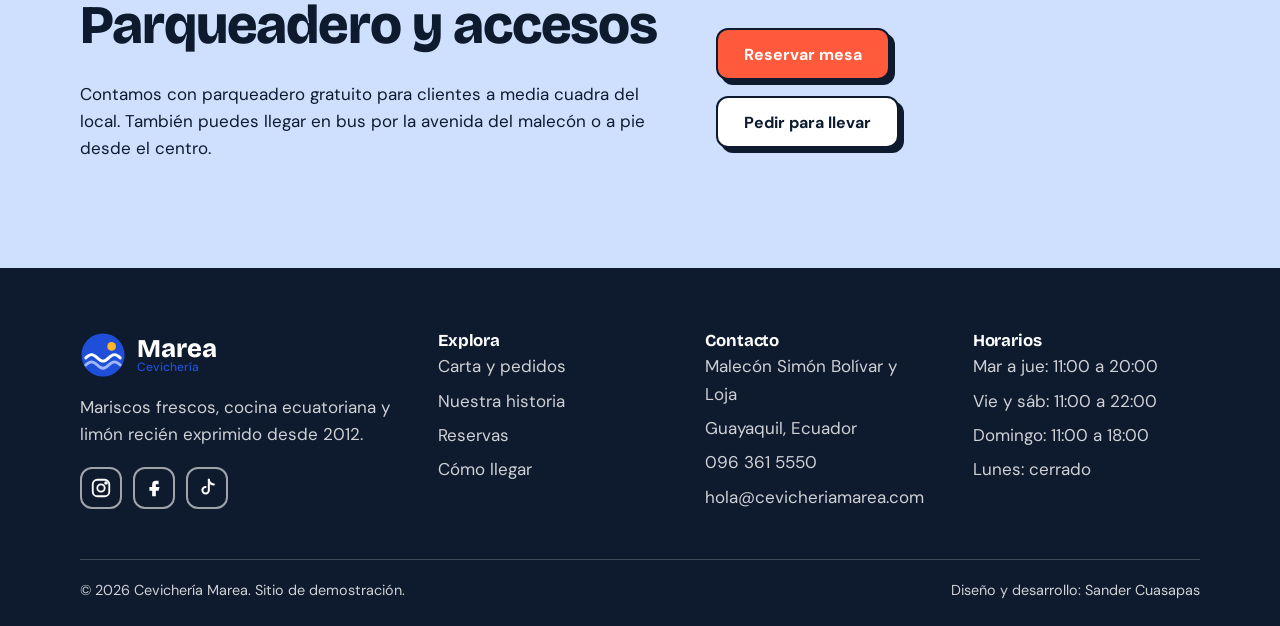
<file: ubicacion.html>
<!DOCTYPE html>
<html lang="es">
<head>
<meta charset="UTF-8">
<meta name="viewport" content="width=device-width, initial-scale=1">
<meta name="theme-color" content="#1F4FD8">
<title>Ubicación y horarios | Cevichería Marea</title>
<meta name="description" content="Cómo llegar a Cevichería Marea, horarios de atención y contacto.">
<link rel="icon" href="logo.svg" type="image/svg+xml">
<link rel="preconnect" href="https://fonts.googleapis.com">
<link rel="preconnect" href="https://fonts.gstatic.com" crossorigin>
<link href="https://fonts.googleapis.com/css2?family=Bricolage+Grotesque:wght@500;700;800&family=DM+Sans:wght@400;500;700&display=swap" rel="stylesheet">
<link rel="stylesheet" href="style.css">
</head>
<body>
<div class="demo-bar">Página de ejemplo creada por <strong>Sander Cuasapas</strong>. <a href="#" data-wa-contacto>¿Quieres una igual para tu restaurante? Escríbeme</a></div>
<header class="site-header">
  <a href="index.html" class="brand" aria-label="Cevichería Marea, inicio">
    <svg class="logo" viewBox="0 0 64 64" aria-hidden="true"><circle cx="32" cy="32" r="30" fill="#1F4FD8"/><circle cx="44" cy="20" r="6" fill="#FFB627"/><path d="M8 36c6-6 10-6 16 0s10 6 16 0 10-6 16 0" fill="none" stroke="#fff" stroke-width="4" stroke-linecap="round"/><path d="M8 46c6-6 10-6 16 0s10 6 16 0 10-6 16 0" fill="none" stroke="#9FB8FF" stroke-width="4" stroke-linecap="round"/></svg>
    <span class="brand-name">Marea<small>Cevichería</small></span>
  </a>
  <button class="menu-toggle" aria-expanded="false" aria-controls="nav">Menú</button>
  <nav id="nav" class="nav">
    <a href="index.html">Inicio</a>
    <a href="carta.html">Carta</a>
    <a href="nosotros.html">Nosotros</a>
    <a href="ubicacion.html" aria-current="page">Ubicación</a>
    <a href="reservas.html">Reservas</a>
    <a href="carta.html#carta" class="btn btn-small">Pedir ahora</a>
  </nav>
</header>

<main>
<section class="page-hero"><div class="container">
  <h1>Cómo llegar</h1>
  <p>Frente al río, a pasos del malecón. Con parqueadero para clientes.</p>
  <p style="margin-top:1.4rem"><span class="open-pill"><i></i><span><b>Revisando horario</b></span></span></p>
</div></section>

<section class="section" style="padding-top:3.5rem"><div class="container">
  <div class="map-wrap">
    <iframe title="Mapa de ubicación" loading="lazy" referrerpolicy="no-referrer-when-downgrade"
      src="https://maps.google.com/maps?q=Malec%C3%B3n%202000%20Guayaquil&amp;output=embed"></iframe>
  </div>
  <div class="info-grid">
    <div class="info">
      <h3>Dirección</h3>
      <p>Malecón Simón Bolívar y Loja<br>Guayaquil, Ecuador</p>
      <a class="btn btn-small" target="_blank" rel="noopener" href="https://maps.google.com/?q=Malec%C3%B3n%202000%20Guayaquil">Abrir en Google Maps</a>
    </div>
    <div class="info">
      <h3>Horarios</h3>
      <table class="hours">
        <tr data-dia="1"><td>Lunes</td><td>Cerrado</td></tr>
        <tr data-dia="2"><td>Martes</td><td>11:00 a 20:00</td></tr>
        <tr data-dia="3"><td>Miércoles</td><td>11:00 a 20:00</td></tr>
        <tr data-dia="4"><td>Jueves</td><td>11:00 a 20:00</td></tr>
        <tr data-dia="5"><td>Viernes</td><td>11:00 a 22:00</td></tr>
        <tr data-dia="6"><td>Sábado</td><td>11:00 a 22:00</td></tr>
        <tr data-dia="0"><td>Domingo</td><td>11:00 a 18:00</td></tr>
      </table>
    </div>
    <div class="info">
      <h3>Contáctanos</h3>
      <p>Llama o escribe y te respondemos en minutos.</p>
      <p><a href="tel:+593963615550"><strong>096 361 5550</strong></a><br>hola@cevicheriamarea.com</p>
      <a class="btn btn-small btn-wa" data-wa="Hola, quiero hacer una consulta.">Escribir por WhatsApp</a>
    </div>
  </div>
</div></section>

<section class="section bg-sky"><div class="container split">
  <div><h2>Parqueadero y accesos</h2>
  <p>Contamos con parqueadero gratuito para clientes a media cuadra del local. También puedes llegar en bus por la avenida del malecón o a pie desde el centro.</p></div>
  <div class="cta-actions"><a class="btn" href="reservas.html">Reservar mesa</a><a class="btn btn-light" href="carta.html">Pedir para llevar</a></div>
</div></section>
</main>

<footer class="site-footer">
  <div class="container">
    <div class="foot-grid">
      <div class="foot-brand">
        <a href="index.html" class="brand"><svg class="logo" viewBox="0 0 64 64" aria-hidden="true"><circle cx="32" cy="32" r="30" fill="#1F4FD8"/><circle cx="44" cy="20" r="6" fill="#FFB627"/><path d="M8 36c6-6 10-6 16 0s10 6 16 0 10-6 16 0" fill="none" stroke="#fff" stroke-width="4" stroke-linecap="round"/><path d="M8 46c6-6 10-6 16 0s10 6 16 0 10-6 16 0" fill="none" stroke="#9FB8FF" stroke-width="4" stroke-linecap="round"/></svg><span class="brand-name">Marea<small>Cevichería</small></span></a>
        <p style="margin-top:1rem">Mariscos frescos, cocina ecuatoriana y limón recién exprimido desde 2012.</p>
        <div class="socials" data-redes></div>
      </div>
      <div><h3>Explora</h3><ul><li><a href="carta.html">Carta y pedidos</a></li><li><a href="nosotros.html">Nuestra historia</a></li><li><a href="reservas.html">Reservas</a></li><li><a href="ubicacion.html">Cómo llegar</a></li></ul></div>
      <div><h3>Contacto</h3><ul><li>Malecón Simón Bolívar y Loja</li><li>Guayaquil, Ecuador</li><li><a href="tel:+593963615550">096 361 5550</a></li><li><a href="mailto:hola@cevicheriamarea.com">hola@cevicheriamarea.com</a></li></ul></div>
      <div><h3>Horarios</h3><ul><li>Mar a jue: 11:00 a 20:00</li><li>Vie y sáb: 11:00 a 22:00</li><li>Domingo: 11:00 a 18:00</li><li>Lunes: cerrado</li></ul></div>
    </div>
    <div class="foot-bottom"><p>&copy; <span data-year>2026</span> Cevichería Marea. Sitio de demostración.</p><p>Diseño y desarrollo: Sander Cuasapas</p></div>
  </div>
</footer>
<a class="wa-float" data-wa="Hola, quiero hacer una consulta." aria-label="Escríbenos por WhatsApp"><svg viewBox="0 0 32 32" aria-hidden="true"><path d="M16 3C8.8 3 3 8.7 3 15.8c0 2.5.7 4.8 2 6.8L3.2 29l6.6-1.7c1.9 1 4 1.6 6.2 1.6 7.2 0 13-5.8 13-12.9S23.200 3 16 3z" fill="#fff"/><path d="M12 9.500c-.4-.8-.8-.8-1.200-.8-.3 0-.7 0-1.100.4-.4.400-1.400 1.400-1.400 3.400s1.500 3.900 1.700 4.200c.2.300 2.900 4.600 7.200 6.300 3.500 1.400 4.300 1.100 5 1 .8-.1 2.500-1 2.800-2 .4-1 .4-1.800.2-2-.1-.2-.4-.3-.8-.5l-2.600-1.200c-.4-.2-.7-.3-1 .2-.3.400-1.100 1.400-1.300 1.700-.3.300-.5.300-.9.100-.4-.2-1.700-.6-3.200-2-1.200-1.100-2-2.400-2.200-2.800-.2-.4 0-.6.200-.8l.6-.7c.2-.2.3-.4.400-.7.100-.3.100-.5 0-.7z" fill="#25D366"/></svg></a>
<script src="script.js"></script>
</body>
</html>
</file>
<file: style.css>
/* ===== Variables: cambia aquí los colores para otro cliente ===== */
:root {
  --navy: #0A1F5C;
  --cobalt: #1F4FD8;
  --sky: #CFE0FF;
  --mango: #FFB627;
  --coral: #FF5A3C;
  --foam: #F4F8F5;
  --ink: #0E1B2E;
  --white: #fff;
  --wa: #25D366;
  --display: "Bricolage Grotesque", "Trebuchet MS", sans-serif;
  --body: "DM Sans", "Segoe UI", Arial, sans-serif;
  --shadow: 5px 5px 0 var(--ink);
}

*, *::before, *::after { box-sizing: border-box; }
[hidden] { display: none !important; }
html { scroll-behavior: smooth; scroll-padding-top: 90px; }
body { margin: 0; font-family: var(--body); font-size: 17px; line-height: 1.6; color: var(--ink); background: var(--foam); overflow-x: hidden; }
h1, h2, h3 { font-family: var(--display); line-height: 1.05; margin: 0 0 .5em; letter-spacing: -.02em; }
h2 { font-size: clamp(2rem, 5vw, 3.4rem); font-weight: 800; }
h3 { font-size: 1.2rem; font-weight: 700; letter-spacing: -.01em; margin-bottom: .25em; }
p { margin: 0 0 1em; max-width: 62ch; }
a { color: inherit; }
img, svg { max-width: 100%; }
:focus-visible { outline: 3px solid var(--mango); outline-offset: 3px; }
.container { width: min(1120px, 92%); margin-inline: auto; }
.section { padding: 5.5rem 0; }
.bg-cobalt { background: var(--cobalt); color: var(--white); }
.bg-navy { background: var(--navy); color: var(--white); }
.bg-mango { background: var(--mango); }
.bg-sky { background: var(--sky); }
.lead { font-size: 1.2rem; opacity: .85; }
.center { text-align: center; }
.center p { margin-inline: auto; }

/* ===== Barra demo ===== */
.demo-bar { background: var(--ink); color: var(--white); text-align: center; font-size: .9rem; padding: .5rem 1rem; }
.demo-bar a { color: var(--mango); font-weight: 700; margin-left: .4rem; }

/* ===== Encabezado ===== */
.site-header { position: sticky; top: 0; z-index: 30; display: flex; align-items: center; justify-content: space-between; gap: 1rem; padding: .75rem 4%; background: rgba(244,248,245,.95); backdrop-filter: blur(8px); border-bottom: 2px solid var(--ink); }
.brand { display: flex; align-items: center; gap: .7rem; text-decoration: none; }
.logo { width: 46px; height: 46px; flex: none; }
.brand-name { font-family: var(--display); font-weight: 800; font-size: 1.6rem; line-height: 1; display: flex; flex-direction: column; }
.brand-name small { font-family: var(--body); font-weight: 500; font-size: .75rem; color: var(--cobalt); }
.nav { display: flex; align-items: center; gap: 1.5rem; }
.nav a:not(.btn) { text-decoration: none; font-weight: 500; padding: .2rem 0; border-bottom: 3px solid transparent; }
.nav a:not(.btn):hover, .nav a[aria-current="page"] { border-bottom-color: var(--mango); }
.menu-toggle { display: none; font: inherit; font-weight: 700; background: none; border: 2px solid var(--ink); border-radius: 8px; padding: .4rem .9rem; cursor: pointer; }

/* ===== Botones ===== */
.btn { display: inline-flex; align-items: center; gap: .5rem; background: var(--coral); color: var(--white); font: 700 1rem var(--body); text-decoration: none; padding: .85rem 1.6rem; border: 2px solid var(--ink); border-radius: 12px; box-shadow: var(--shadow); cursor: pointer; transition: transform .12s, box-shadow .12s; }
.btn:hover { transform: translate(3px, 3px); box-shadow: 2px 2px 0 var(--ink); }
.btn-small { padding: .5rem 1.1rem; box-shadow: 3px 3px 0 var(--ink); }
.btn-light { background: var(--white); color: var(--ink); }
.btn-mango { background: var(--mango); color: var(--ink); }
.btn-wa { background: var(--wa); color: var(--ink); }
.btn-ghost { background: transparent; color: inherit; border-color: currentColor; box-shadow: 5px 5px 0 currentColor; }
.btn svg { width: 22px; height: 22px; }

/* ===== Estado abierto/cerrado ===== */
.open-pill { display: inline-flex; align-items: center; gap: .6rem; background: var(--white); color: var(--ink); border: 2px solid var(--ink); border-radius: 99px; padding: .35rem 1rem .35rem .8rem; font-size: .95rem; }
.open-pill i { width: 12px; height: 12px; border-radius: 50%; background: #999; flex: none; }
.open-pill.is-open i { background: #1DB954; box-shadow: 0 0 0 0 rgba(29,185,84,.6); animation: pulse 1.8s infinite; }
.open-pill.is-closed i { background: var(--coral); }
.open-pill small { opacity: .7; }
@keyframes pulse { 70% { box-shadow: 0 0 0 10px rgba(29,185,84,0); } 100% { box-shadow: 0 0 0 0 rgba(29,185,84,0); } }

/* ===== Hero (inicio) ===== */
.hero { position: relative; background: var(--cobalt); color: var(--white); overflow: hidden; }
.hero-inner { width: min(1120px, 92%); margin-inline: auto; padding: 4rem 0 7rem; display: grid; grid-template-columns: 1.15fr 1fr; gap: 2rem; align-items: center; }
.hero h1 { font-size: clamp(3.2rem, 9vw, 7rem); font-weight: 800; letter-spacing: -.045em; line-height: .92; margin-bottom: .35em; animation: rise .8s cubic-bezier(.2,.8,.2,1) both; }
.hero p { font-size: 1.25rem; opacity: .92; animation: rise .8s .15s cubic-bezier(.2,.8,.2,1) both; }
.hero-actions { display: flex; flex-wrap: wrap; gap: 1rem; margin: 2rem 0 1.6rem; animation: rise .8s .3s cubic-bezier(.2,.8,.2,1) both; }
@keyframes rise { from { opacity: 0; transform: translateY(34px); } to { opacity: 1; transform: none; } }
.hero-art { position: relative; display: grid; place-items: center; }
.hero-art::before { content: ""; position: absolute; width: 92%; aspect-ratio: 1; border-radius: 50%; background: var(--mango); border: 3px solid var(--ink); box-shadow: 10px 10px 0 var(--ink); animation: pop .9s .2s cubic-bezier(.3,1.5,.5,1) both; }
@keyframes pop { from { transform: scale(.4); opacity: 0; } to { transform: none; opacity: 1; } }
.bowl { position: relative; width: 100%; max-width: 480px; animation: bowl 1s .45s cubic-bezier(.3,1.4,.5,1) both; }
@keyframes bowl { from { transform: translateY(60px) rotate(-6deg); opacity: 0; } to { transform: none; opacity: 1; } }
.sticker { position: absolute; background: var(--white); color: var(--ink); border: 2px solid var(--ink); border-radius: 14px; padding: .55rem .9rem; font-weight: 700; font-size: .92rem; line-height: 1.2; box-shadow: 4px 4px 0 var(--ink); }
.sticker small { display: block; font-weight: 500; opacity: .7; }
.sticker.s1 { top: 6%; left: -2%; transform: rotate(-5deg); }
.sticker.s2 { bottom: 10%; right: -2%; transform: rotate(4deg); background: var(--coral); color: var(--white); }
.wave-bottom { position: absolute; left: 0; right: 0; bottom: -1px; width: 100%; height: 70px; display: block; }

/* ===== Cinta que se desplaza ===== */
.marquee { background: var(--ink); color: var(--white); overflow: hidden; border-block: 2px solid var(--ink); padding: .9rem 0; }
.marquee-track { display: flex; width: max-content; animation: slide 32s linear infinite; }
.marquee-track span { font-family: var(--display); font-weight: 800; font-size: 1.5rem; padding-right: 2.2rem; display: inline-flex; align-items: center; gap: 2.2rem; white-space: nowrap; }
.marquee-track span::after { content: ""; width: 14px; height: 14px; border-radius: 50%; background: var(--mango); }
@keyframes slide { to { transform: translateX(-50%); } }

/* ===== Titulares de sección ===== */
.section-head { display: flex; justify-content: space-between; align-items: end; gap: 2rem; flex-wrap: wrap; margin-bottom: 2.5rem; }
.section-head h2 { margin: 0; max-width: 14ch; }
.section-head p { margin: 0; max-width: 42ch; }

/* ===== Tarjetas de platos ===== */
.dishes { display: grid; grid-template-columns: repeat(auto-fill, minmax(250px, 1fr)); gap: 1.8rem; }
.dish { background: var(--white); border: 2px solid var(--ink); border-radius: 22px; box-shadow: var(--shadow); overflow: hidden; display: flex; flex-direction: column; color: var(--ink); }
.dish[hidden] { display: none; }
.dish-art { position: relative; height: 160px; display: grid; place-items: center; border-bottom: 2px solid var(--ink); }
.dish-art svg { width: 104px; height: 104px; }
.cat-ceviches { background: var(--mango); }
.cat-fuertes { background: var(--coral); }
.cat-entradas { background: var(--sky); }
.cat-bebidas { background: #BFEBD0; }
.cat-combos { background: var(--sky); }
.dish-body { padding: 1.2rem 1.3rem 1.3rem; display: flex; flex-direction: column; flex: 1; }
.dish-body p { font-size: .95rem; opacity: .8; flex: 1; margin-bottom: 1rem; }
.dish-foot { display: flex; align-items: center; justify-content: space-between; gap: .8rem; }
.price { font-family: var(--display); font-weight: 800; font-size: 1.5rem; }
.add { font: 700 .92rem var(--body); background: var(--cobalt); color: var(--white); border: 2px solid var(--ink); border-radius: 10px; padding: .5rem .9rem; cursor: pointer; box-shadow: 3px 3px 0 var(--ink); text-decoration: none; }
.add:hover { transform: translate(2px, 2px); box-shadow: 1px 1px 0 var(--ink); }
.add.is-in { background: #1DB954; color: var(--ink); }

/* ===== Cómo pedir ===== */
.steps { display: grid; grid-template-columns: repeat(3, 1fr); gap: 1.8rem; counter-reset: paso; }
.step { background: var(--white); color: var(--ink); border: 2px solid var(--ink); border-radius: 22px; padding: 2rem 1.6rem; box-shadow: 5px 5px 0 var(--mango); counter-increment: paso; }
.step::before { content: counter(paso); display: grid; place-items: center; width: 52px; height: 52px; border-radius: 50%; background: var(--coral); color: var(--white); border: 2px solid var(--ink); font: 800 1.6rem var(--display); margin-bottom: 1rem; }
.step p { margin: 0; opacity: .8; }

/* ===== Cifras ===== */
.stats { display: grid; grid-template-columns: repeat(4, 1fr); gap: 1.5rem; text-align: center; }
.stats strong { display: block; font: 800 clamp(2.4rem, 5vw, 4rem)/1 var(--display); }
.stats span { font-weight: 500; opacity: .85; }

/* ===== Opiniones ===== */
.quotes { display: grid; grid-template-columns: repeat(3, 1fr); gap: 1.8rem; }
.quote { background: var(--white); border: 2px solid var(--ink); border-radius: 22px; padding: 1.8rem; box-shadow: var(--shadow); }
.quote:nth-child(2) { transform: translateY(18px); background: var(--sky); }
.quote p { font-size: 1.1rem; margin-bottom: 1.2rem; }
.quote footer { font-weight: 700; }
.quote footer small { display: block; font-weight: 400; opacity: .7; }

/* ===== Llamado a la acción ===== */
.cta-band { background: var(--coral); color: var(--white); border: 2px solid var(--ink); border-radius: 32px; box-shadow: 8px 8px 0 var(--ink); padding: clamp(2rem, 6vw, 4.5rem); display: grid; grid-template-columns: 1.4fr 1fr; gap: 2rem; align-items: center; }
.cta-band h2 { margin: 0 0 .4em; }
.cta-band p { font-size: 1.15rem; }
.cta-actions { display: grid; gap: 1rem; justify-items: start; }

/* ===== Páginas internas: encabezado ===== */
.page-hero { background: var(--cobalt); color: var(--white); padding: 4.5rem 0 5rem; position: relative; }
.page-hero h1 { font-size: clamp(2.8rem, 8vw, 5.5rem); font-weight: 800; letter-spacing: -.04em; line-height: .95; margin-bottom: .3em; }
.page-hero p { font-size: 1.2rem; opacity: .9; margin: 0; }

/* ===== Carta ===== */
.toolbar { position: sticky; top: 73px; z-index: 20; display: flex; flex-wrap: wrap; gap: 1rem; align-items: center; margin-bottom: 1.4rem; padding: .8rem 0; background: var(--foam); }
.search { flex: 1 1 240px; max-width: 360px; }
.search input { width: 100%; font: inherit; padding: .75rem 1rem; border: 2px solid var(--ink); border-radius: 12px; background: var(--white); box-shadow: 3px 3px 0 var(--ink); }
.chips { display: flex; flex-wrap: wrap; gap: .6rem; }
.chip { font: 500 1rem var(--body); background: var(--white); border: 2px solid var(--ink); border-radius: 99px; padding: .45rem 1.1rem; cursor: pointer; }
.chip:hover { background: var(--sky); }
.chip.is-active { background: var(--ink); color: var(--white); font-weight: 700; }
.empty { display: none; padding: 2rem; border: 2px dashed var(--ink); border-radius: 18px; text-align: center; }
.empty.show { display: block; }

.cartbar { position: fixed; left: 50%; bottom: 1.2rem; transform: translateX(-50%); z-index: 40; }
.cartbar[hidden] { display: none; }
.cartbar button { display: flex; align-items: center; gap: 1rem; font: 700 1.05rem var(--body); background: var(--ink); color: var(--white); border: 2px solid var(--white); border-radius: 99px; padding: .8rem 1.6rem; cursor: pointer; box-shadow: 0 8px 24px rgba(0,0,0,.3); }
.cartbar b { background: var(--mango); color: var(--ink); border-radius: 99px; min-width: 28px; height: 28px; display: grid; place-items: center; }
.overlay { position: fixed; inset: 0; background: rgba(10,31,92,.55); z-index: 50; opacity: 0; pointer-events: none; transition: opacity .25s; }
.overlay.show { opacity: 1; pointer-events: auto; }
.drawer { position: fixed; top: 0; right: 0; bottom: 0; width: min(440px, 100%); background: var(--foam); border-left: 2px solid var(--ink); z-index: 60; transform: translateX(100%); transition: transform .3s cubic-bezier(.2,.8,.2,1); display: flex; flex-direction: column; }
.drawer.show { transform: none; }
.drawer-head { display: flex; justify-content: space-between; align-items: center; padding: 1.2rem 1.5rem; border-bottom: 2px solid var(--ink); }
.drawer-head h2 { font-size: 1.8rem; margin: 0; }
.close { font: 700 1rem var(--body); background: none; border: 2px solid var(--ink); border-radius: 8px; padding: .3rem .8rem; cursor: pointer; }
.drawer-body { flex: 1; overflow-y: auto; padding: 1rem 1.5rem; }
.lines { list-style: none; margin: 0; padding: 0; }
.line { display: grid; grid-template-columns: 1fr auto; gap: .3rem 1rem; padding: .9rem 0; border-bottom: 1px dashed rgba(14,27,46,.4); align-items: center; }
.line strong { font-weight: 700; }
.line .qty { display: inline-flex; align-items: center; gap: .6rem; grid-column: 1; }
.qty button { width: 30px; height: 30px; border-radius: 8px; border: 2px solid var(--ink); background: var(--white); font: 700 1.1rem var(--body); cursor: pointer; line-height: 1; }
.line .sub { font-weight: 700; text-align: right; grid-row: 1 / span 2; grid-column: 2; }
.drawer-form { display: grid; gap: .9rem; padding: 1rem 0 .5rem; }
.drawer-foot { padding: 1rem 1.5rem 1.4rem; border-top: 2px solid var(--ink); background: var(--white); }
.total { display: flex; justify-content: space-between; font: 800 1.5rem var(--display); margin-bottom: .9rem; }
.drawer-foot .btn { width: 100%; justify-content: center; }
.cart-empty { text-align: center; padding: 2.5rem 0; opacity: .7; }

/* ===== Formularios ===== */
label { display: grid; gap: .35rem; font-weight: 700; font-size: .95rem; }
input, select, textarea { font: 400 1rem var(--body); padding: .7rem .9rem; border: 2px solid var(--ink); border-radius: 10px; background: var(--white); color: var(--ink); width: 100%; }
textarea { resize: vertical; min-height: 80px; }
.row { display: grid; grid-template-columns: 1fr 1fr; gap: 1rem; }
.form-error { color: var(--coral); font-weight: 700; margin: 0; }
.form-card { background: var(--white); border: 2px solid var(--ink); border-radius: 24px; padding: 2rem; box-shadow: 8px 8px 0 var(--ink); display: grid; gap: 1.1rem; }
.form-card .btn { justify-content: center; }

/* ===== Nosotros ===== */
.split { display: grid; grid-template-columns: 1.2fr 1fr; gap: 3.5rem; align-items: center; }
.big-art { background: var(--mango); border: 2px solid var(--ink); border-radius: 28px; box-shadow: 8px 8px 0 var(--ink); padding: 2rem; display: grid; place-items: center; transform: rotate(-2deg); }
.timeline { list-style: none; margin: 0; padding: 0 0 0 1.6rem; border-left: 4px solid var(--ink); display: grid; gap: 2rem; }
.timeline li { position: relative; }
.timeline li::before { content: ""; position: absolute; left: calc(-1.6rem - 12px); top: .35rem; width: 20px; height: 20px; border-radius: 50%; background: var(--coral); border: 3px solid var(--ink); }
.timeline strong { font: 800 1.6rem var(--display); display: block; }
.timeline p { margin: 0; }
.values { display: grid; grid-template-columns: repeat(3, 1fr); gap: 1.8rem; }
.value { border: 2px solid var(--white); border-radius: 22px; padding: 1.8rem; }
.value p { margin: 0; opacity: .9; }
.team { display: grid; grid-template-columns: repeat(3, 1fr); gap: 1.8rem; }
.person { background: var(--white); border: 2px solid var(--ink); border-radius: 22px; box-shadow: var(--shadow); padding: 1.6rem; text-align: center; }
.avatar { width: 96px; height: 96px; border-radius: 50%; border: 2px solid var(--ink); display: grid; place-items: center; font: 800 2.2rem var(--display); margin: 0 auto 1rem; }
.person p { margin: 0 auto; opacity: .8; }

/* ===== Reservas / FAQ ===== */
.faq details { background: var(--white); border: 2px solid var(--ink); border-radius: 16px; padding: 1rem 1.3rem; margin-bottom: .9rem; }
.faq summary { font-weight: 700; cursor: pointer; font-size: 1.05rem; }
.faq details[open] { box-shadow: 4px 4px 0 var(--ink); }
.faq p { margin: .8rem 0 0; }

/* ===== Ubicación ===== */
.map-wrap { border: 2px solid var(--ink); border-radius: 28px; overflow: hidden; box-shadow: 8px 8px 0 var(--ink); background: var(--sky); }
.map-wrap iframe { display: block; width: 100%; height: 440px; border: 0; }
.info-grid { display: grid; grid-template-columns: repeat(3, 1fr); gap: 1.8rem; margin-top: 3rem; }
.info { background: var(--white); border: 2px solid var(--ink); border-radius: 22px; padding: 1.8rem; box-shadow: var(--shadow); }
.info .btn { margin-top: .6rem; }
.hours { border-collapse: collapse; width: 100%; }
.hours td { padding: .55rem .4rem; border-bottom: 1px solid rgba(14,27,46,.18); }
.hours td:last-child { text-align: right; font-weight: 700; }
.hours tr.today { background: var(--mango); font-weight: 700; }

/* ===== Pie de página ===== */
.site-footer { background: var(--ink); color: rgba(255,255,255,.8); padding: 4rem 0 1.5rem; }
.foot-grid { display: grid; grid-template-columns: 1.4fr 1fr 1fr 1fr; gap: 2.5rem; }
.foot-grid h3 { color: var(--white); font-size: 1.05rem; }
.foot-grid ul { list-style: none; margin: 0; padding: 0; display: grid; gap: .45rem; }
.foot-grid a { text-decoration: none; }
.foot-grid a:hover { color: var(--mango); }
.foot-brand .brand-name { color: var(--white); }
.foot-bottom { margin-top: 3rem; padding-top: 1.2rem; border-top: 1px solid rgba(255,255,255,.2); display: flex; flex-wrap: wrap; justify-content: space-between; gap: .5rem; font-size: .9rem; }
.foot-bottom p { margin: 0; }

/* ===== Botón flotante de WhatsApp ===== */
.wa-float { position: fixed; right: 1.2rem; bottom: 1.2rem; z-index: 45; width: 64px; height: 64px; border-radius: 50%; background: var(--wa); border: 2px solid var(--ink); box-shadow: 4px 4px 0 var(--ink); display: grid; place-items: center; transition: transform .15s; }
.wa-float:hover { transform: scale(1.08) rotate(-6deg); }
.wa-float svg { width: 38px; height: 38px; }
.wa-float::after { content: ""; position: absolute; inset: -2px; border-radius: 50%; border: 3px solid var(--wa); animation: ring 2.4s infinite; }
@keyframes ring { 0% { transform: scale(1); opacity: .8; } 100% { transform: scale(1.6); opacity: 0; } }
body.has-cart .wa-float { bottom: 5.6rem; }

/* ===== Móvil ===== */
@media (max-width: 900px) {
  .menu-toggle { display: block; }
  .nav { display: none; position: absolute; top: 100%; left: 0; right: 0; flex-direction: column; align-items: flex-start; gap: 1rem; padding: 1.2rem 4% 1.6rem; background: var(--foam); border-bottom: 2px solid var(--ink); }
  .nav.is-open { display: flex; }
  .hero-inner, .split, .cta-band { grid-template-columns: 1fr; }
  .hero-inner { padding: 2.5rem 0 6rem; }
  .hero-art { max-width: 420px; margin: 1rem auto 0; width: 100%; }
  .steps, .quotes, .values, .team, .info-grid { grid-template-columns: 1fr; }
  .quote:nth-child(2) { transform: none; }
  .stats { grid-template-columns: 1fr 1fr; }
  .foot-grid { grid-template-columns: 1fr 1fr; }
  .section { padding: 3.8rem 0; }
  .row { grid-template-columns: 1fr; }
}
@media (max-width: 520px) {
  .foot-grid { grid-template-columns: 1fr; }
  .sticker.s1 { left: 0; } .sticker.s2 { right: 0; }
}
@media (prefers-reduced-motion: reduce) {
  html { scroll-behavior: auto; }
  *, *::before, *::after { animation: none !important; transition: none !important; }
}


/* ============================================================
   MEJORAS v2
   ============================================================ */

/* ----- Fotos reales opcionales (img/*.jpg) ----- */
.dish-art.con-foto::after { content: ""; position: absolute; inset: 0; background: var(--foto) center / cover; }
.dish-art.con-foto svg { visibility: hidden; }
.hero-art.con-foto::before { background: var(--foto) center / cover; }
.hero-art.con-foto .bowl { display: none; }
.big-art.con-foto { background: var(--foto) center / cover; min-height: 380px; }
.big-art.con-foto svg { display: none; }
.avatar { background-size: cover; background-position: center; }
.avatar.con-foto { background-image: var(--foto); color: transparent; }

/* ----- Etiquetas en los platos ----- */
.tags { position: absolute; top: .65rem; left: .65rem; right: .65rem; display: flex; flex-wrap: wrap; gap: .4rem; z-index: 2; }
.tag { background: var(--white); color: var(--ink); border: 2px solid var(--ink); border-radius: 99px; padding: .1rem .7rem; font: 700 .8rem/1.5 var(--body); }
.tag-top { background: var(--mango); }
.tag-picante { background: #FFD9D0; }
.tag-nuevo { background: #BFEBD0; }
.tag-ahorro { background: var(--coral); color: var(--white); }
.price s { font: 500 .95rem var(--body); opacity: .5; margin-right: .45rem; }

/* ----- Selector de cantidad en la tarjeta ----- */
.stepper { display: inline-flex; align-items: center; background: var(--white); border: 2px solid var(--ink); border-radius: 10px; box-shadow: 3px 3px 0 var(--ink); overflow: hidden; }
.stepper button { width: 36px; height: 36px; border: 0; background: var(--mango); font: 700 1.2rem var(--body); cursor: pointer; line-height: 1; }
.stepper button:hover { background: var(--coral); color: var(--white); }
.stepper b { min-width: 34px; text-align: center; font-weight: 700; }
.add { display: inline-block; }
.cartbar b.bump { animation: bump .35s; }
@keyframes bump { 40% { transform: scale(1.5); } }

/* ----- Pedido: totales y envío gratis ----- */
.totals { display: grid; gap: .25rem; margin-bottom: .5rem; font-size: .95rem; }
.totals div { display: flex; justify-content: space-between; }
.envio-nota { background: var(--white); border: 2px solid var(--ink); border-radius: 12px; padding: .7rem .9rem; font-weight: 700; font-size: .92rem; }
.envio-nota .barra { height: 10px; margin-top: .5rem; background: var(--sky); border: 2px solid var(--ink); border-radius: 99px; overflow: hidden; }
.envio-nota .barra i { display: block; height: 100%; width: 0; background: var(--coral); transition: width .35s; }

/* ----- Inicio: datos de domicilio, estrellas, galería ----- */
.perks { list-style: none; margin: 2.5rem 0 0; padding: 0; display: grid; grid-template-columns: repeat(3, 1fr); gap: 1.8rem; }
.perks li { border: 2px dashed rgba(255,255,255,.7); border-radius: 18px; padding: 1.1rem 1.4rem; }
.perks strong { display: block; font: 800 1.6rem/1.15 var(--display); letter-spacing: -.02em; }
.perks span { opacity: .9; }
.stars { color: var(--mango); font-size: 1.25rem; letter-spacing: .15em; margin-bottom: .5rem; -webkit-text-stroke: .6px var(--ink); }
.galeria { display: grid; grid-template-columns: repeat(4, 1fr); grid-auto-rows: 190px; gap: 1.2rem; }
.galeria figure { margin: 0; border: 2px solid var(--ink); border-radius: 22px; box-shadow: var(--shadow); background: var(--sky); display: none; }
.galeria figure.con-foto { display: block; background: var(--foto) center / cover; }
.galeria .g1 { grid-column: span 2; grid-row: span 2; }
.galeria .g4 { grid-column: span 2; }

/* ----- Redes sociales ----- */
.socials { display: flex; gap: .7rem; margin-top: 1.2rem; }
.socials a { width: 42px; height: 42px; display: grid; place-items: center; border: 2px solid rgba(255,255,255,.6); border-radius: 12px; color: var(--white); transition: background .15s, color .15s, transform .15s; }
.socials a:hover { background: var(--mango); color: var(--ink); border-color: var(--mango); transform: translateY(-3px); }
.socials svg { width: 22px; height: 22px; }

@media (max-width: 900px) {
  .perks { grid-template-columns: 1fr; gap: 1rem; }
  .galeria { grid-template-columns: 1fr 1fr; grid-auto-rows: 150px; }
  .galeria .g1 { grid-column: span 2; }
  .chips { flex-wrap: nowrap; overflow-x: auto; width: 100%; padding-bottom: .4rem; }
  .chip { white-space: nowrap; }
  .search { max-width: none; }
}
</file>
